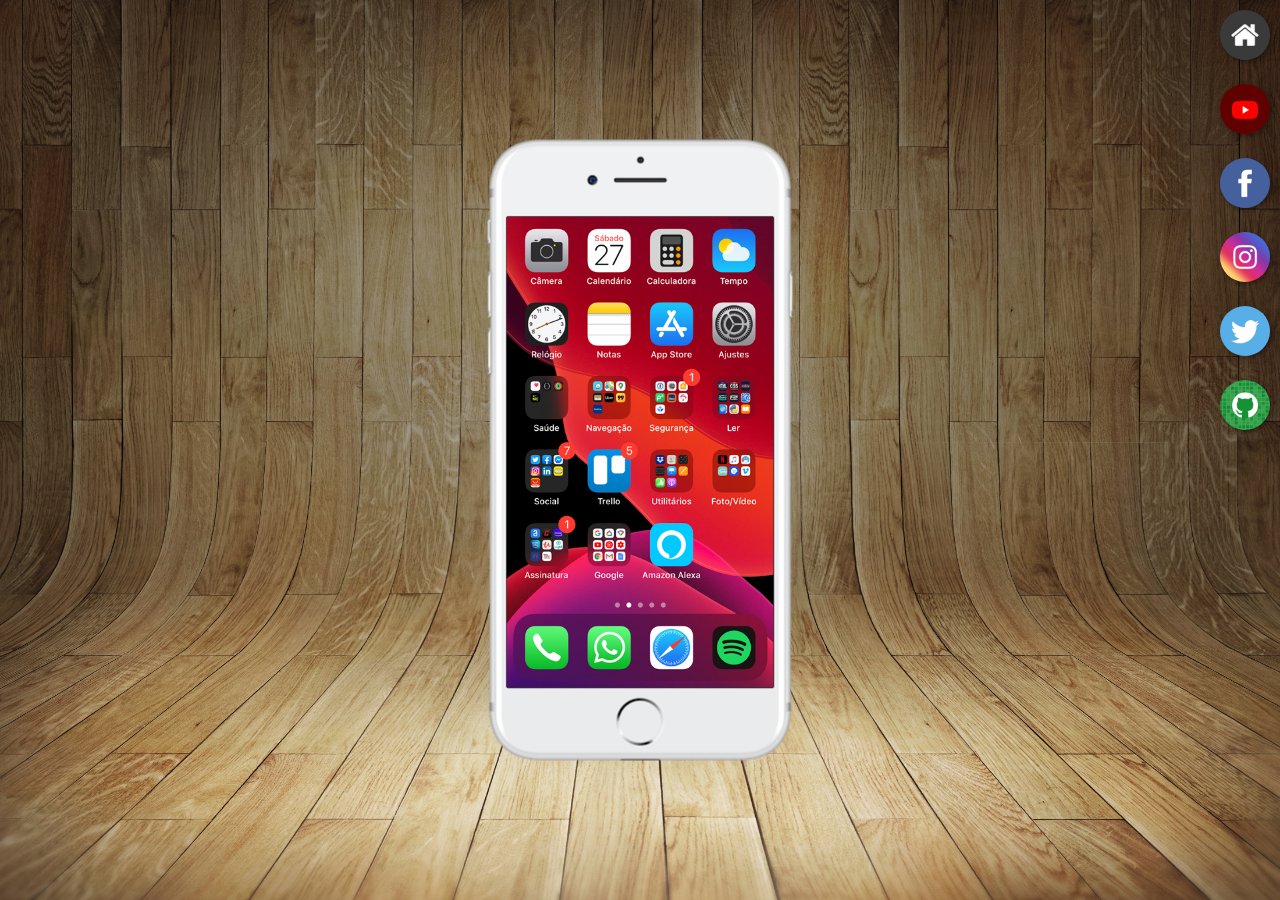
<file: index.html>
<!DOCTYPE html>
<html lang="pt-br">
<head>
    <meta charset="UTF-8">
    <meta name="viewport" content="width=device-width, initial-scale=1.0">
    <title>Projeto Redes Sociais</title>
    <link rel="shortcut icon" href="favicon.ico" type="image/x-icon">
    <link rel="stylesheet" href="estilos/style.css">
</head>
<body>
    <main>
        <section id="telefone">
            <iframe src="home.html" frameborder="0" name="tela" id="tela"></iframe>
        </section>
        <section id="redesSociais">
            <a href="home.html" target="tela"><img src="imagens/logo-home.jpg" alt="Home"></a><br>
            <a href="youtube.html" target="tela"><img src="imagens/logo-youtube.jpg" alt="Youtube"></a><br>
            <a href="facebook.html" target="tela"><img src="imagens/logo-facebook.jpg" alt="FaceBook"></a><br>
            <a href="instagram.html" target="tela"><img src="imagens/logo-instagram.jpg" alt="Instagram"></a><br>
            <a href="twitter.html" target="tela"><img src="imagens/logo-twitter.jpg" alt="Twitter"></a><br>
            <a href="github.html" target="tela"><img src="imagens/logo-github.jpg" alt="Github"></a>
        </section>
    </main>
</body>
</html>
</file>
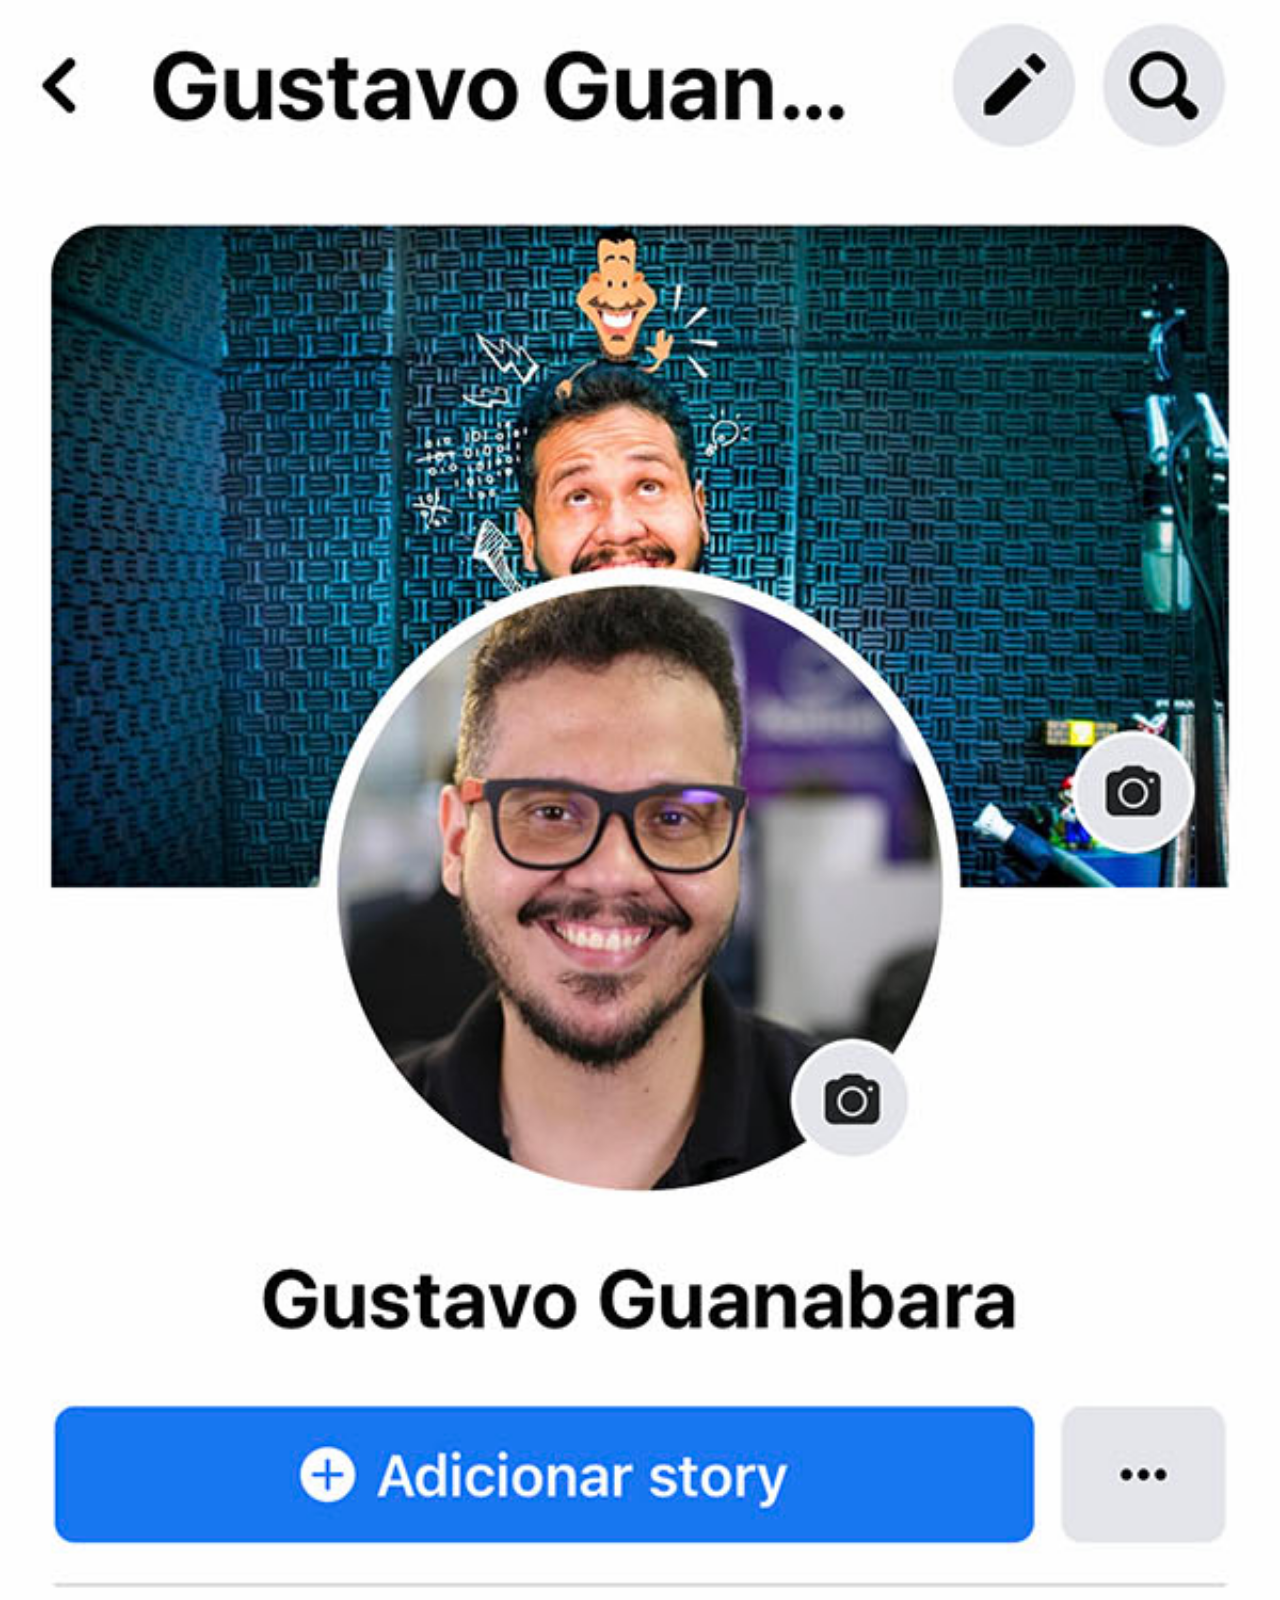
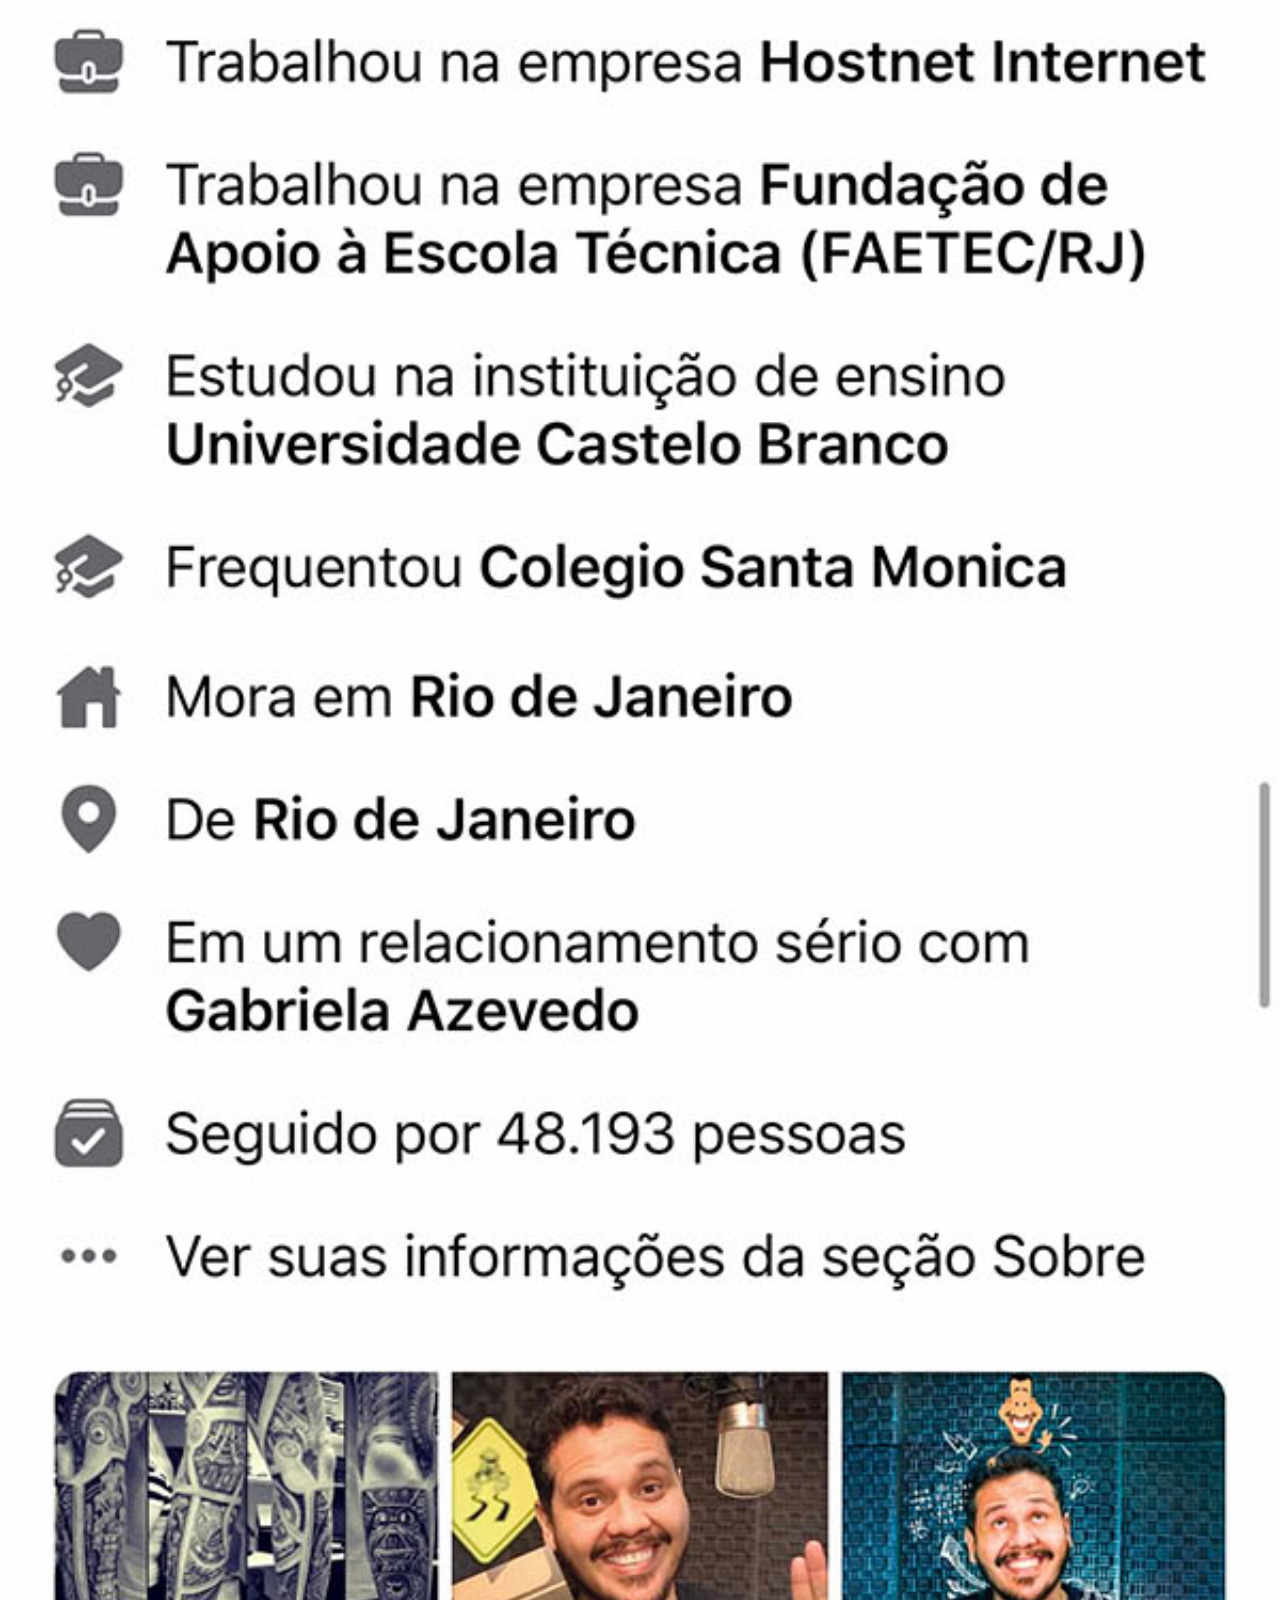
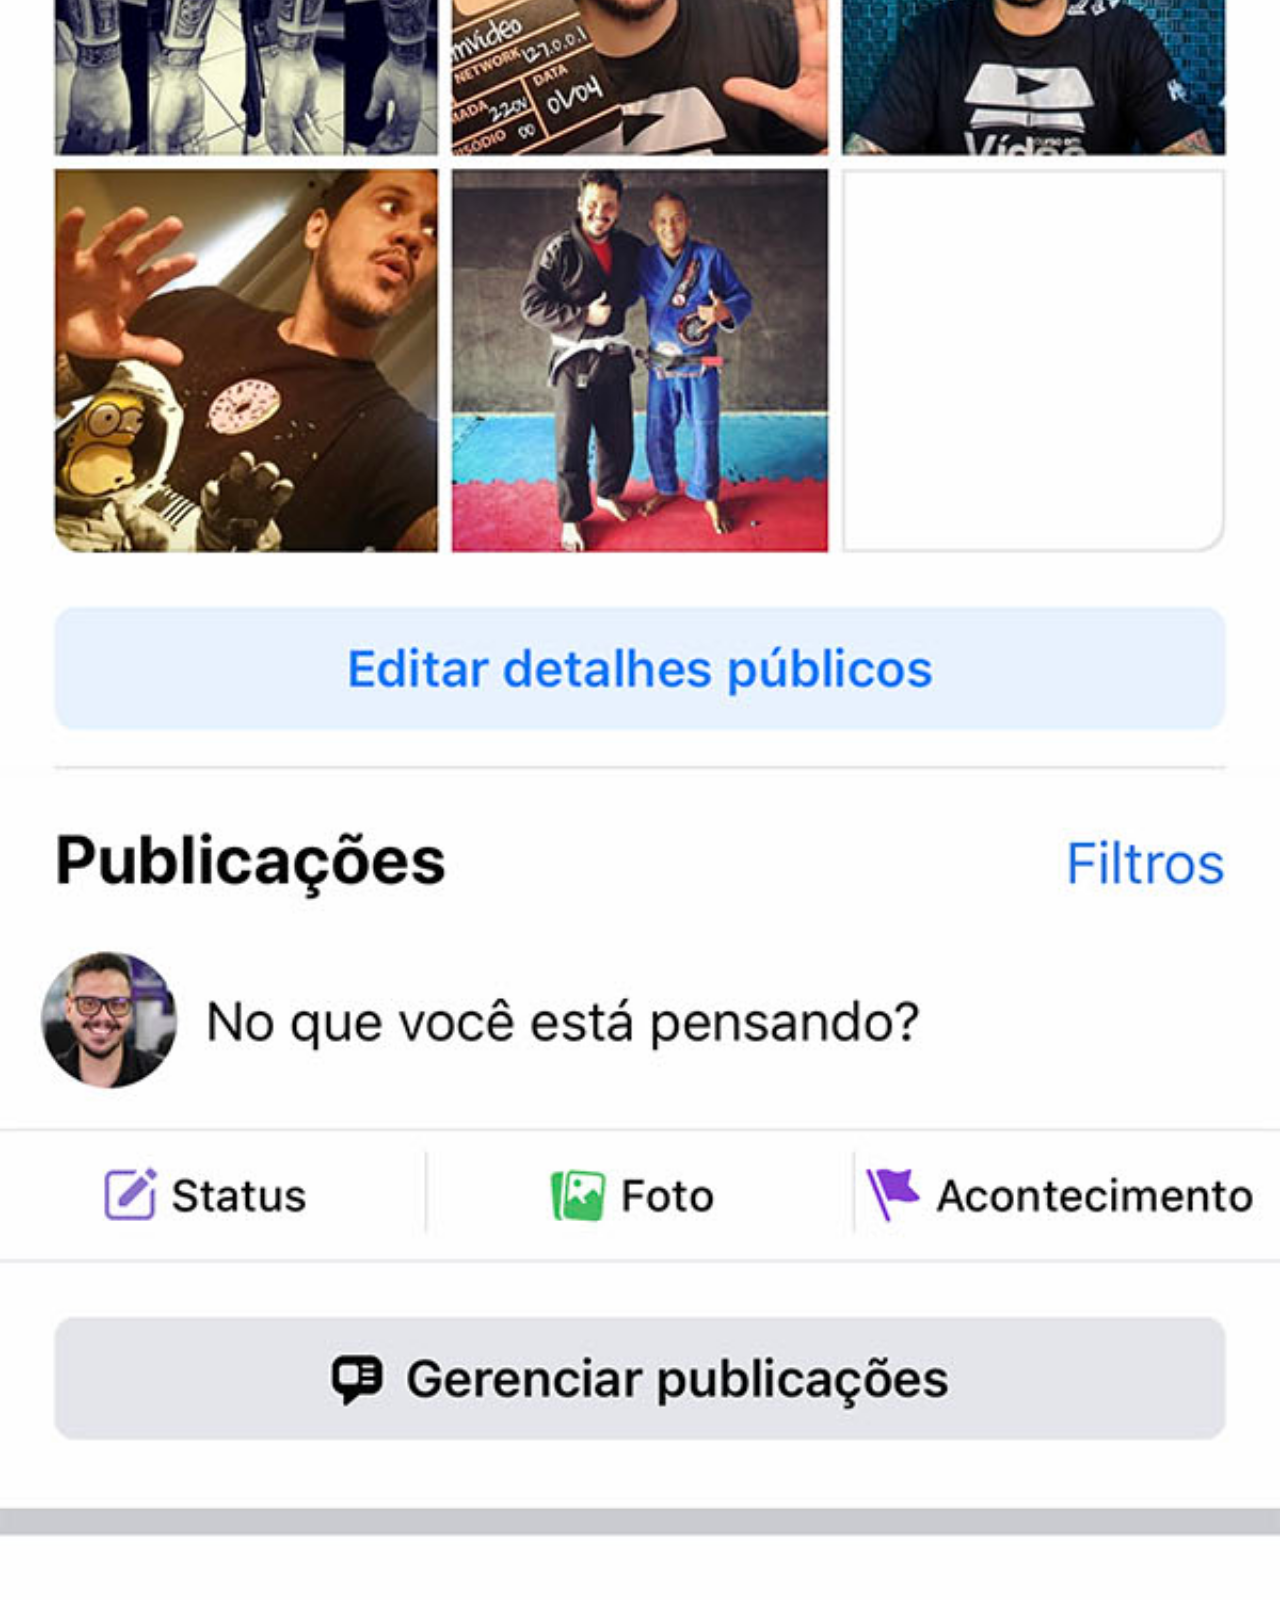
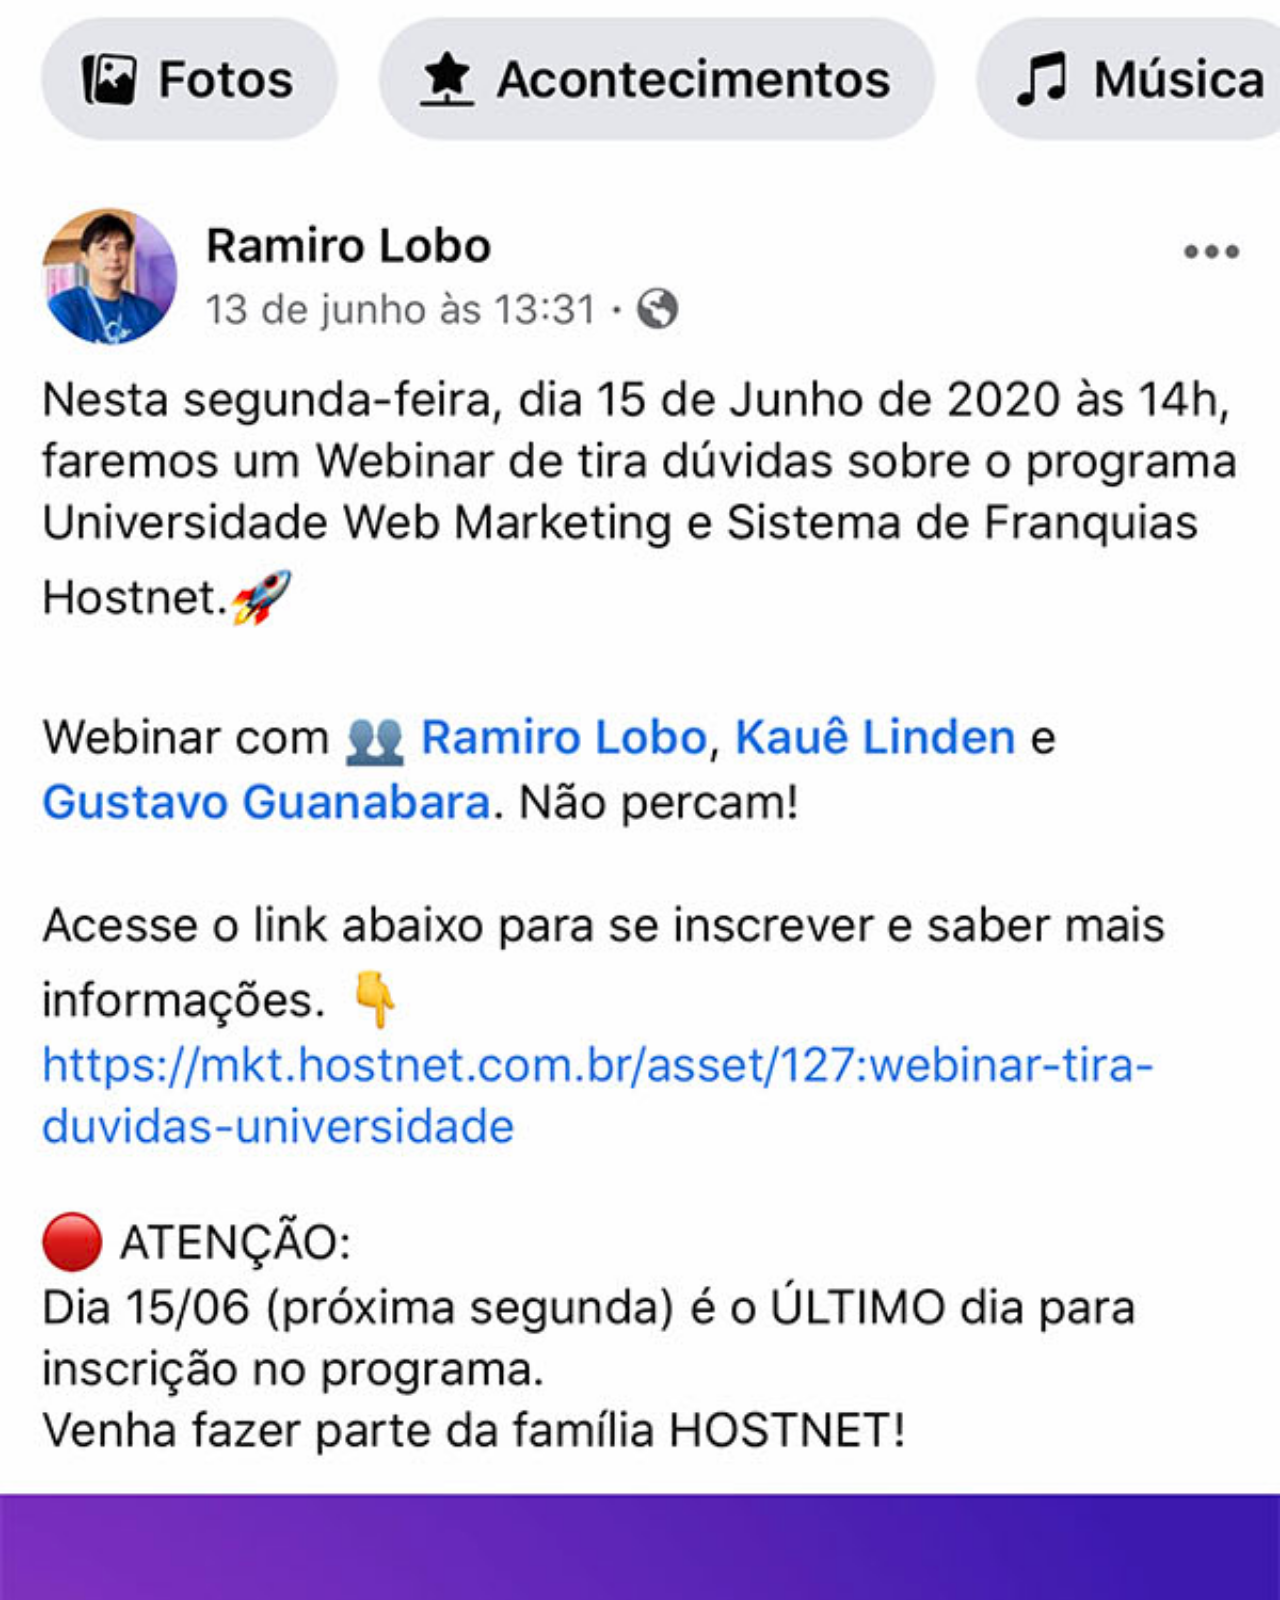
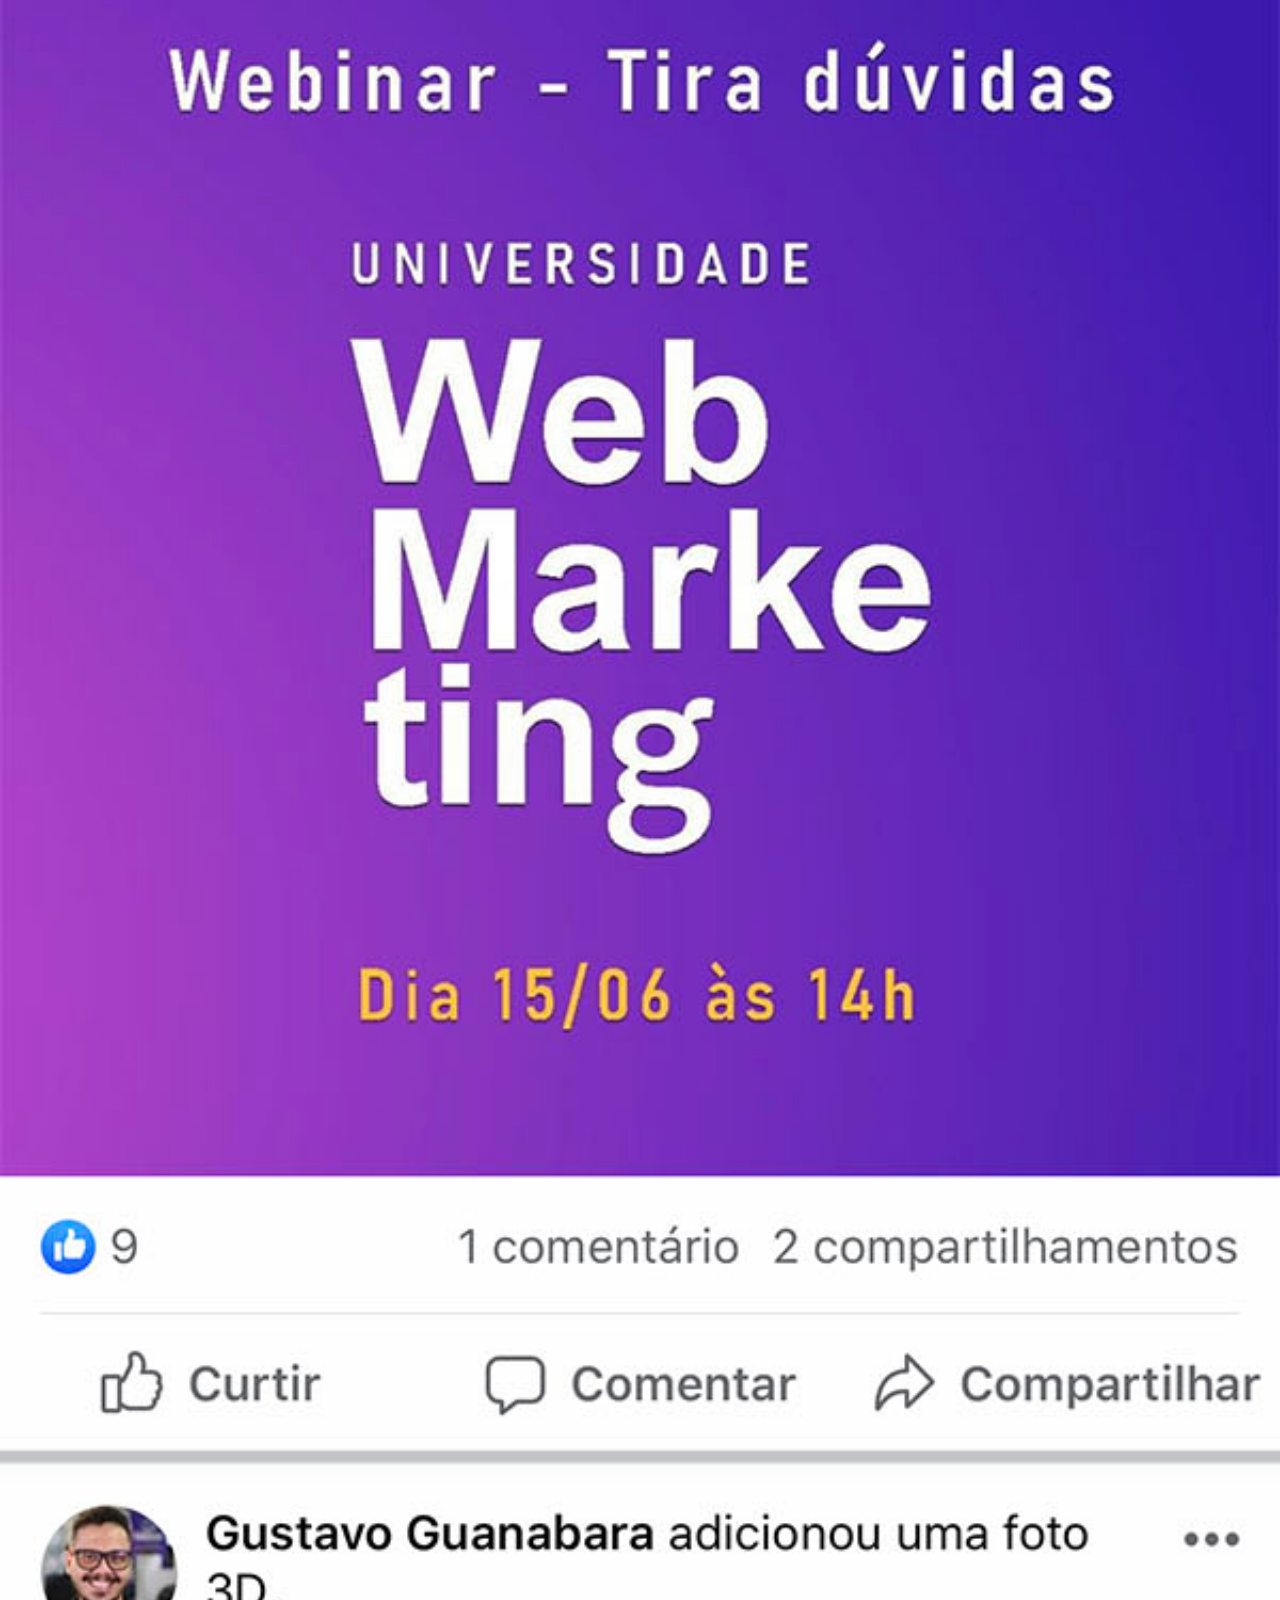
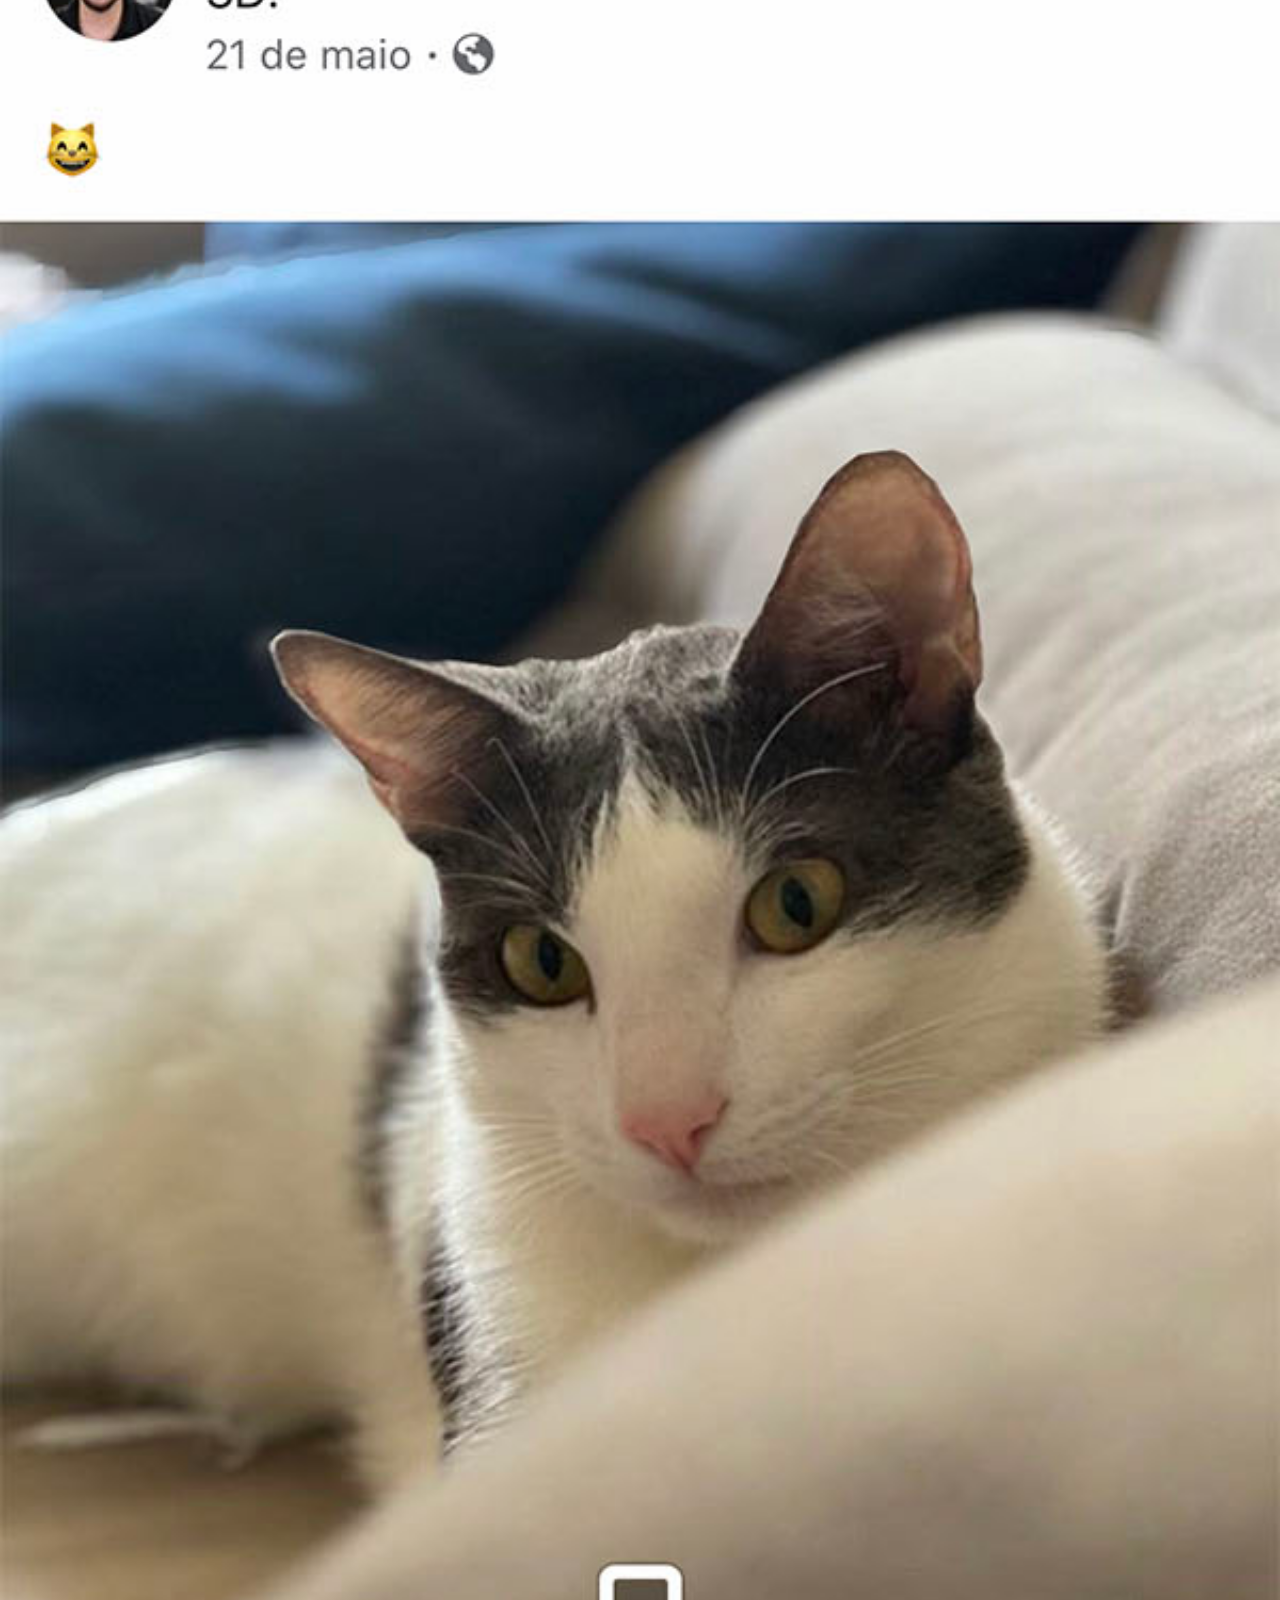
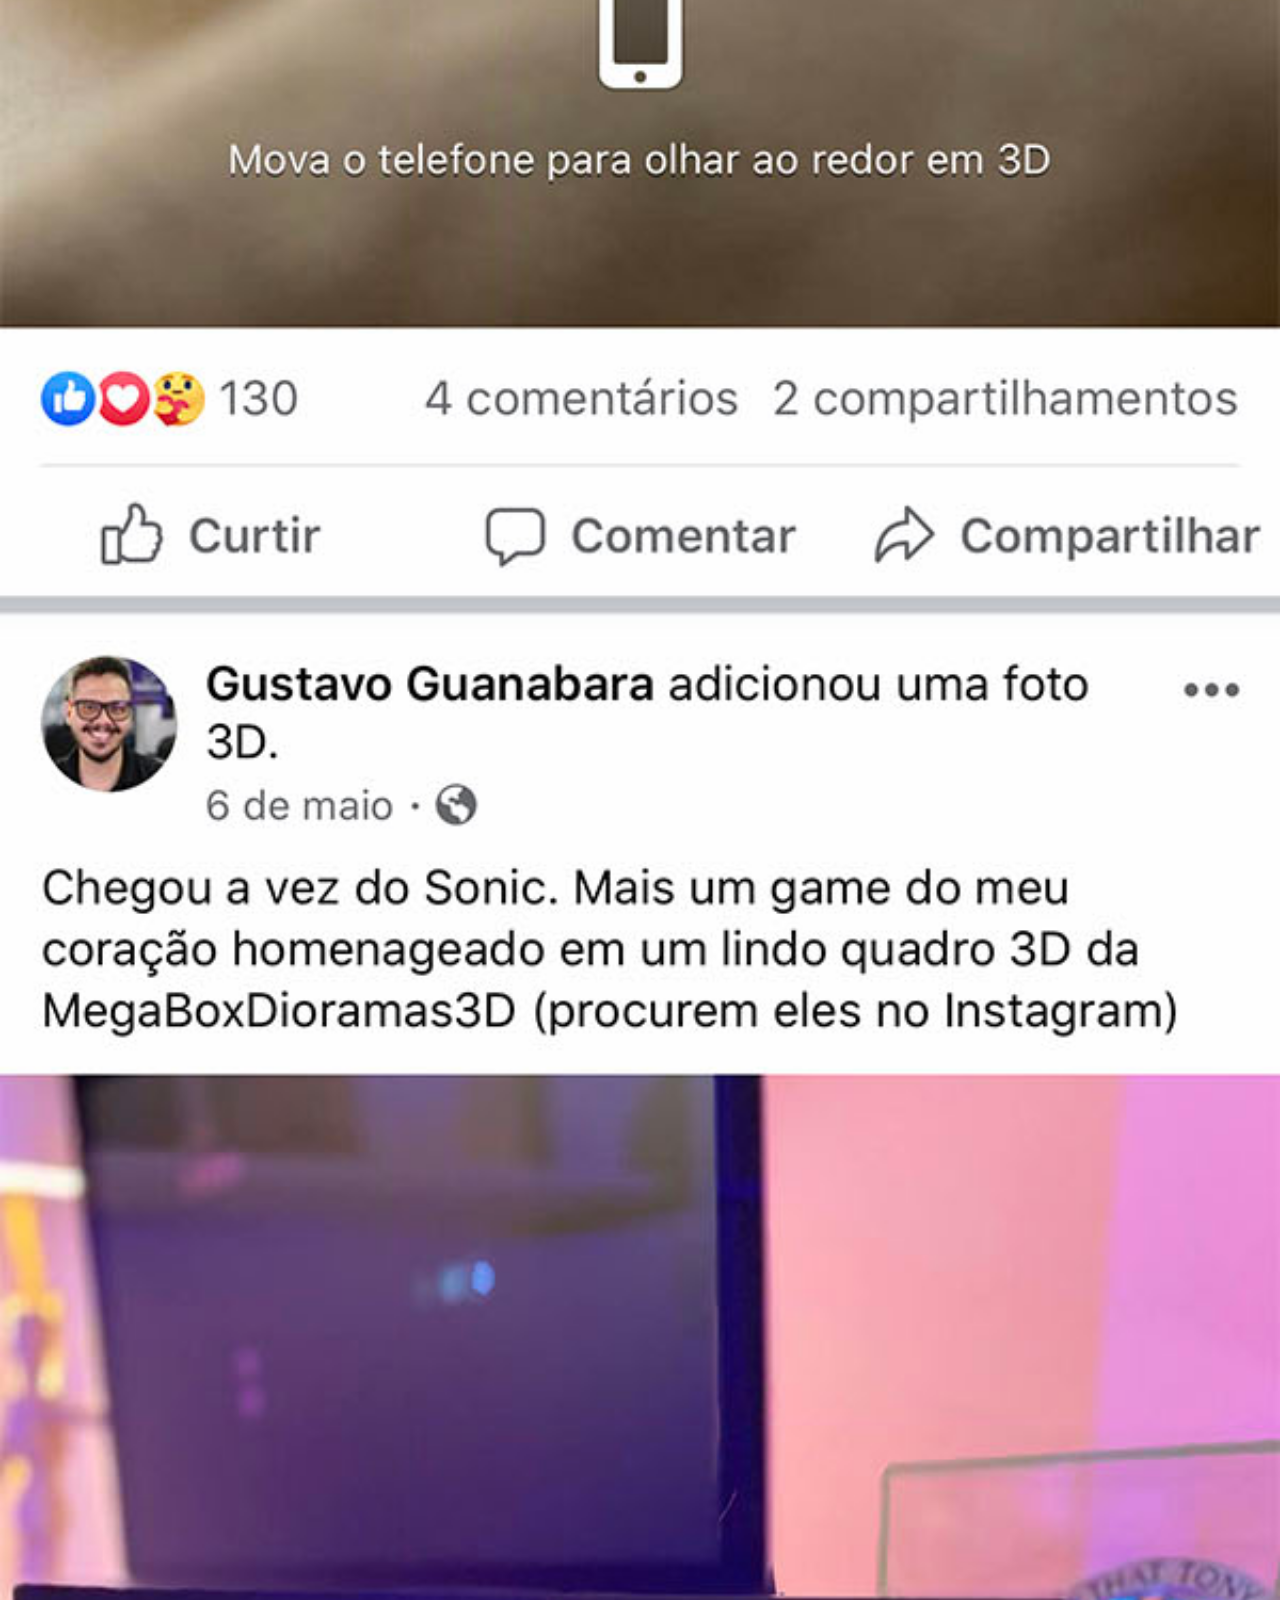
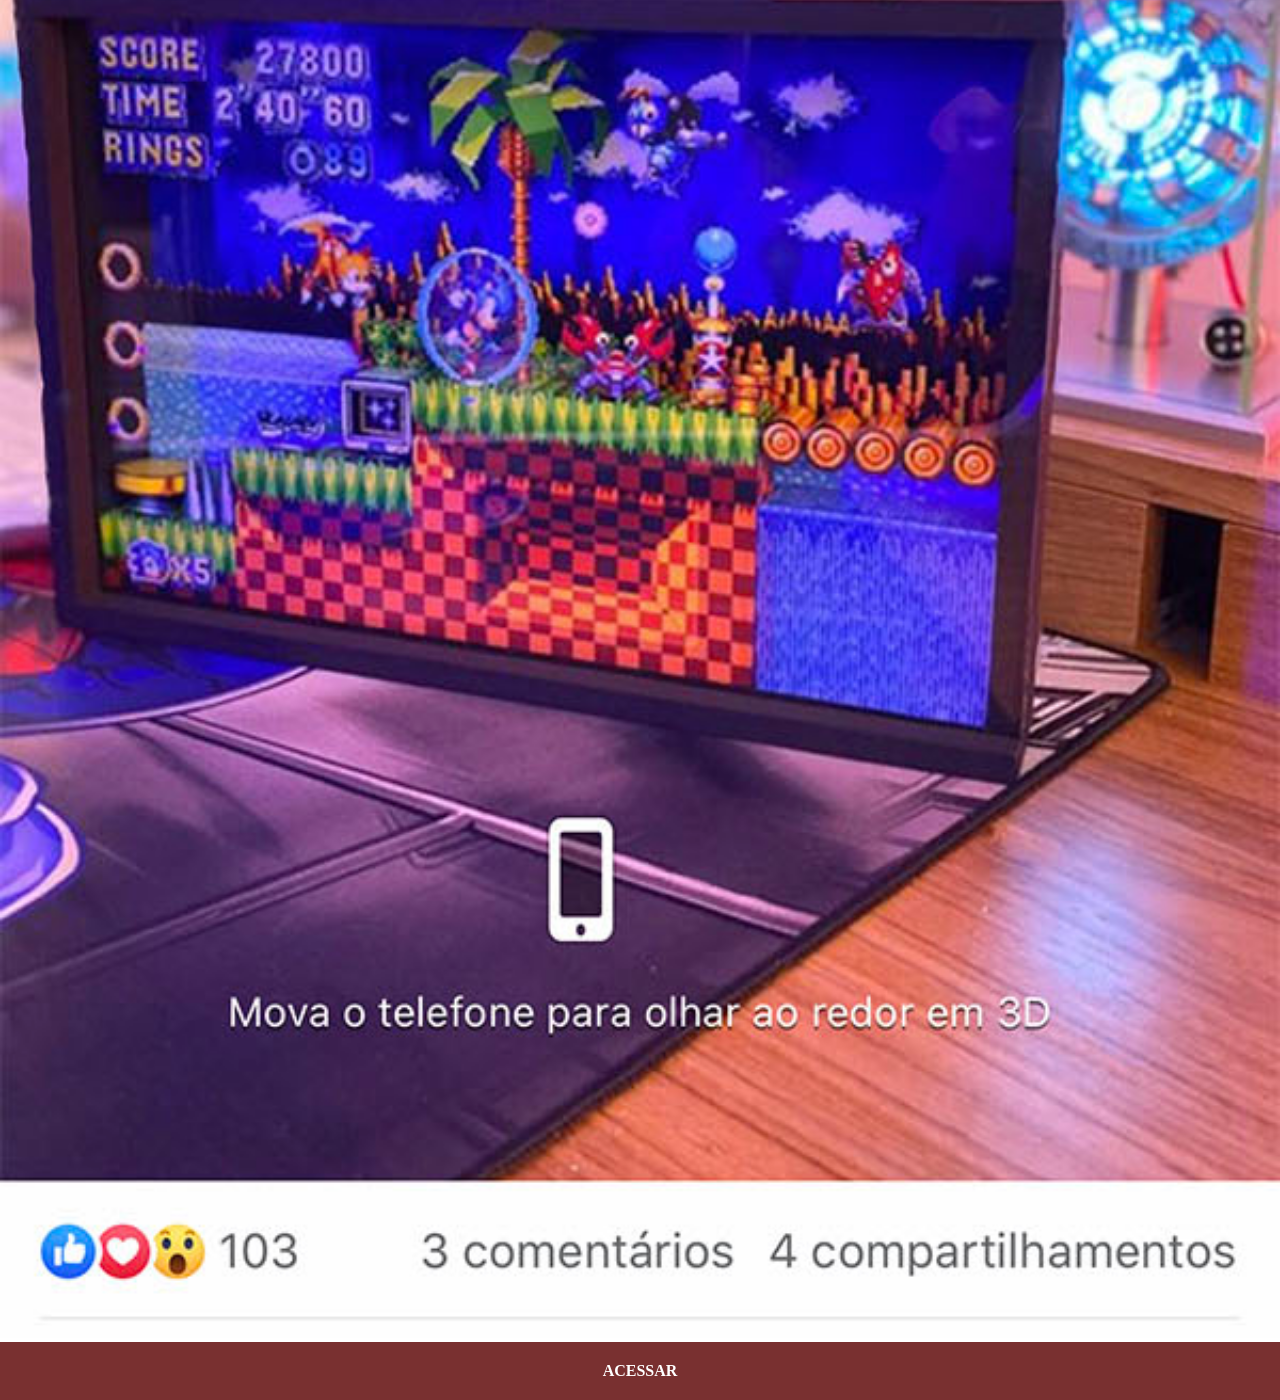
<file: facebook.html>
<!DOCTYPE html>
<html lang="pt-br">
<head>
    <meta charset="UTF-8">
    <meta name="viewport" content="width=device-width, initial-scale=1.0">
    <title>FaceBook</title>
    <link rel="stylesheet" href="estilos/social.css">
</head>
<body>
    <img src="imagens/tela-facebook.jpg" alt="">
    <a href="https://www.facebook.com/CursosEmVideo/?locale=pt_BR" target="_blank">ACESSAR</a>
</body>
</html>
</file>
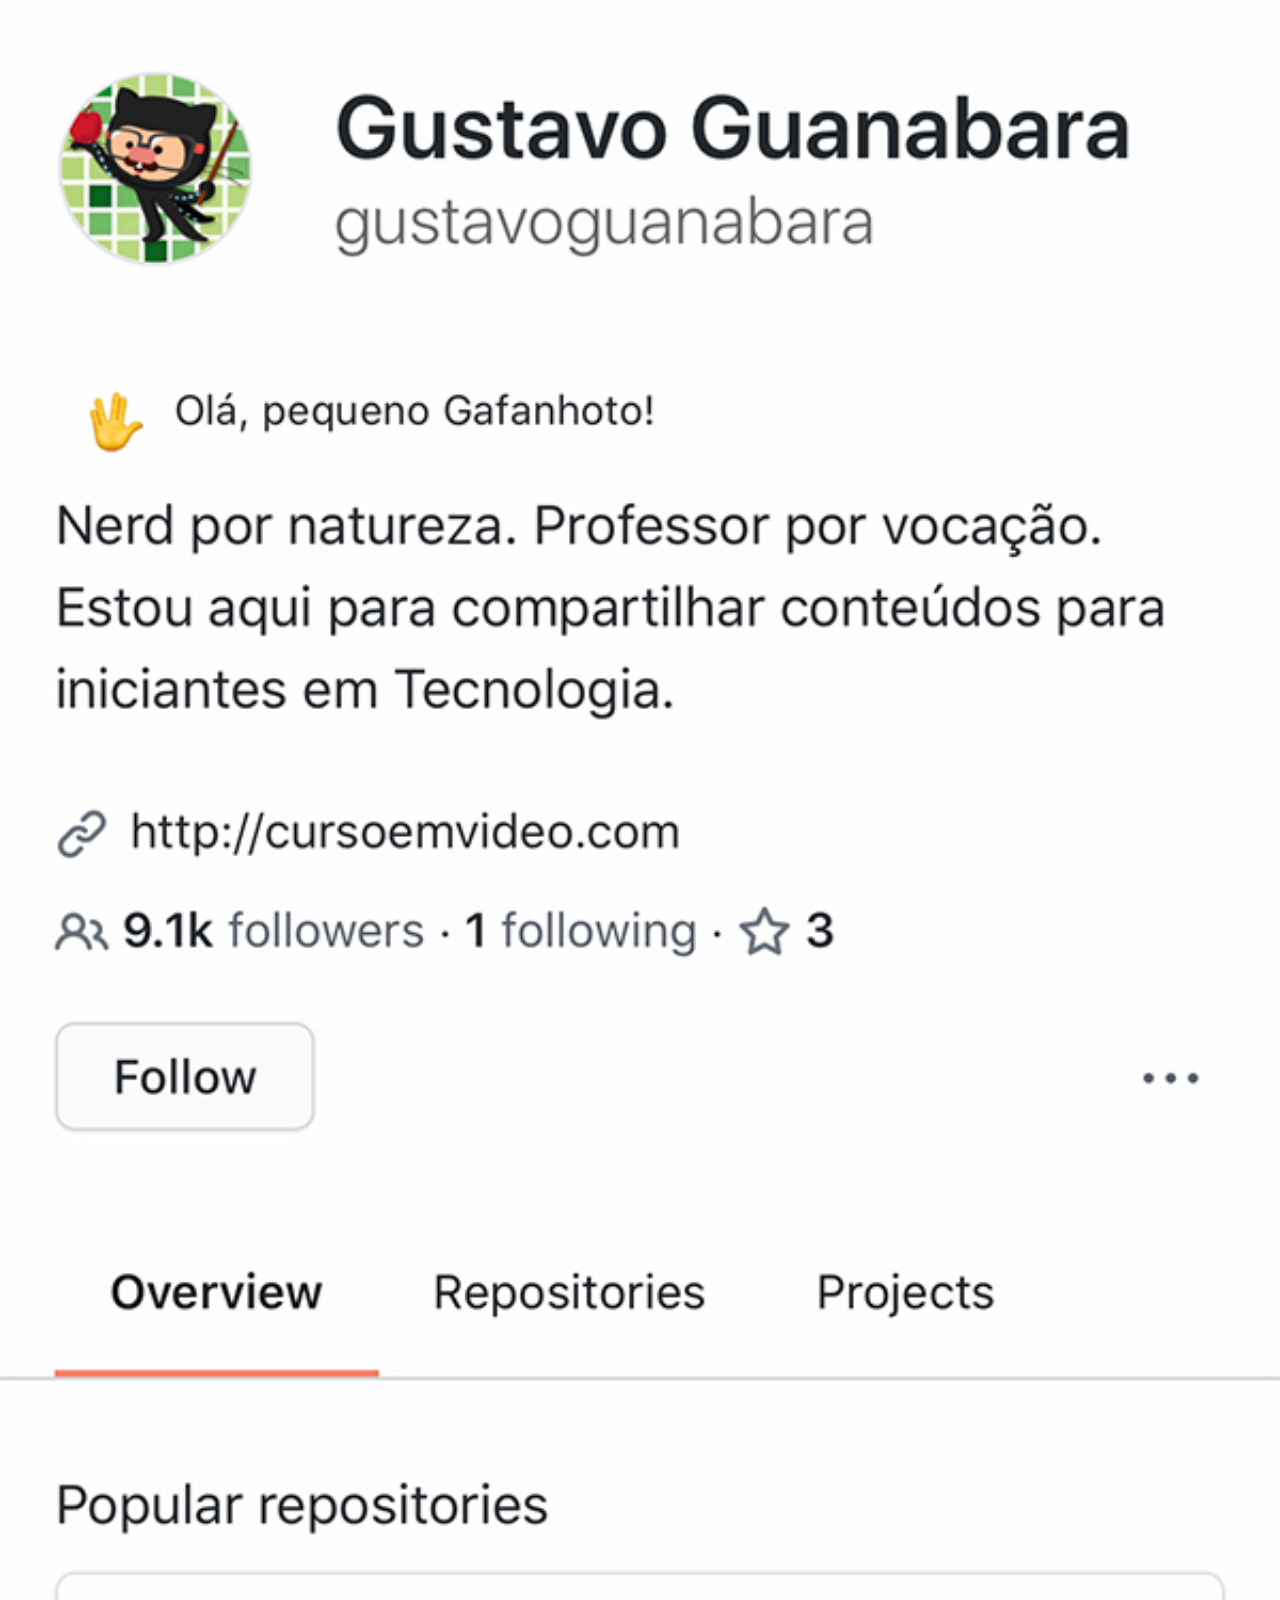
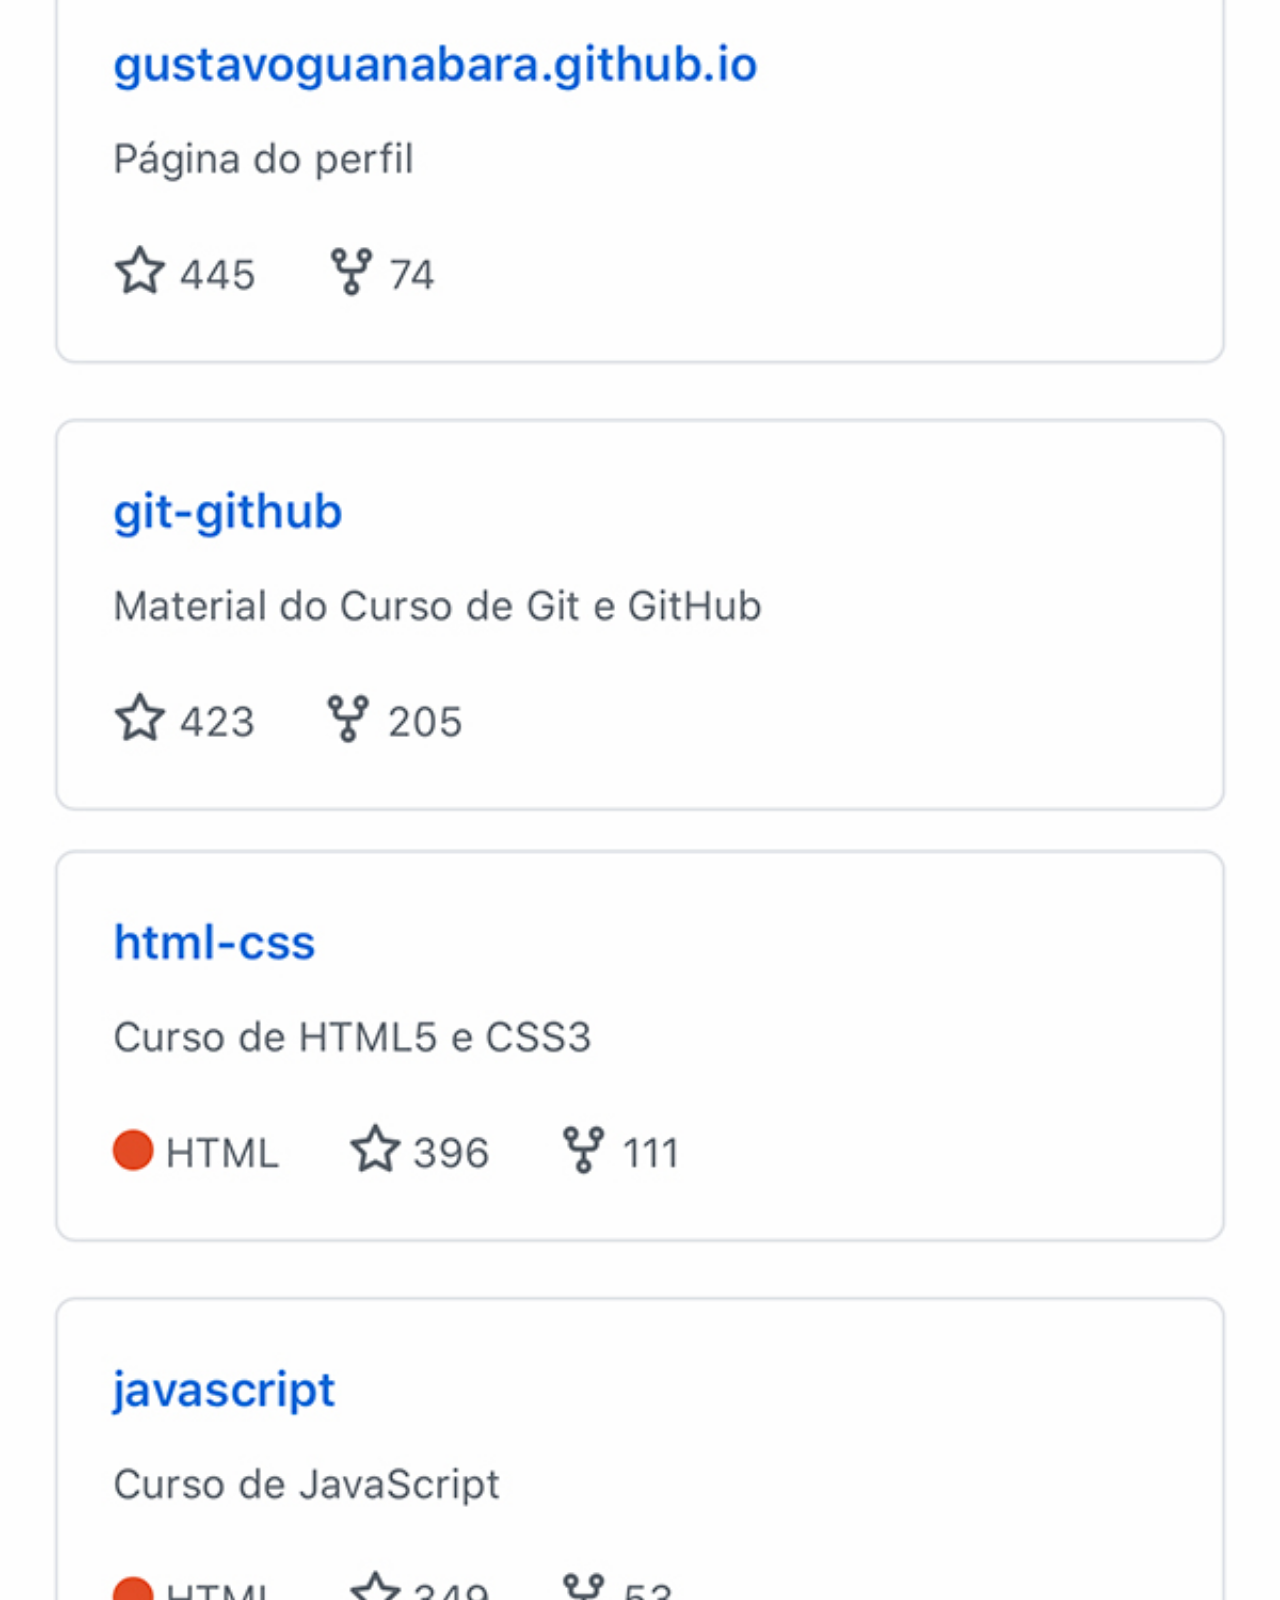
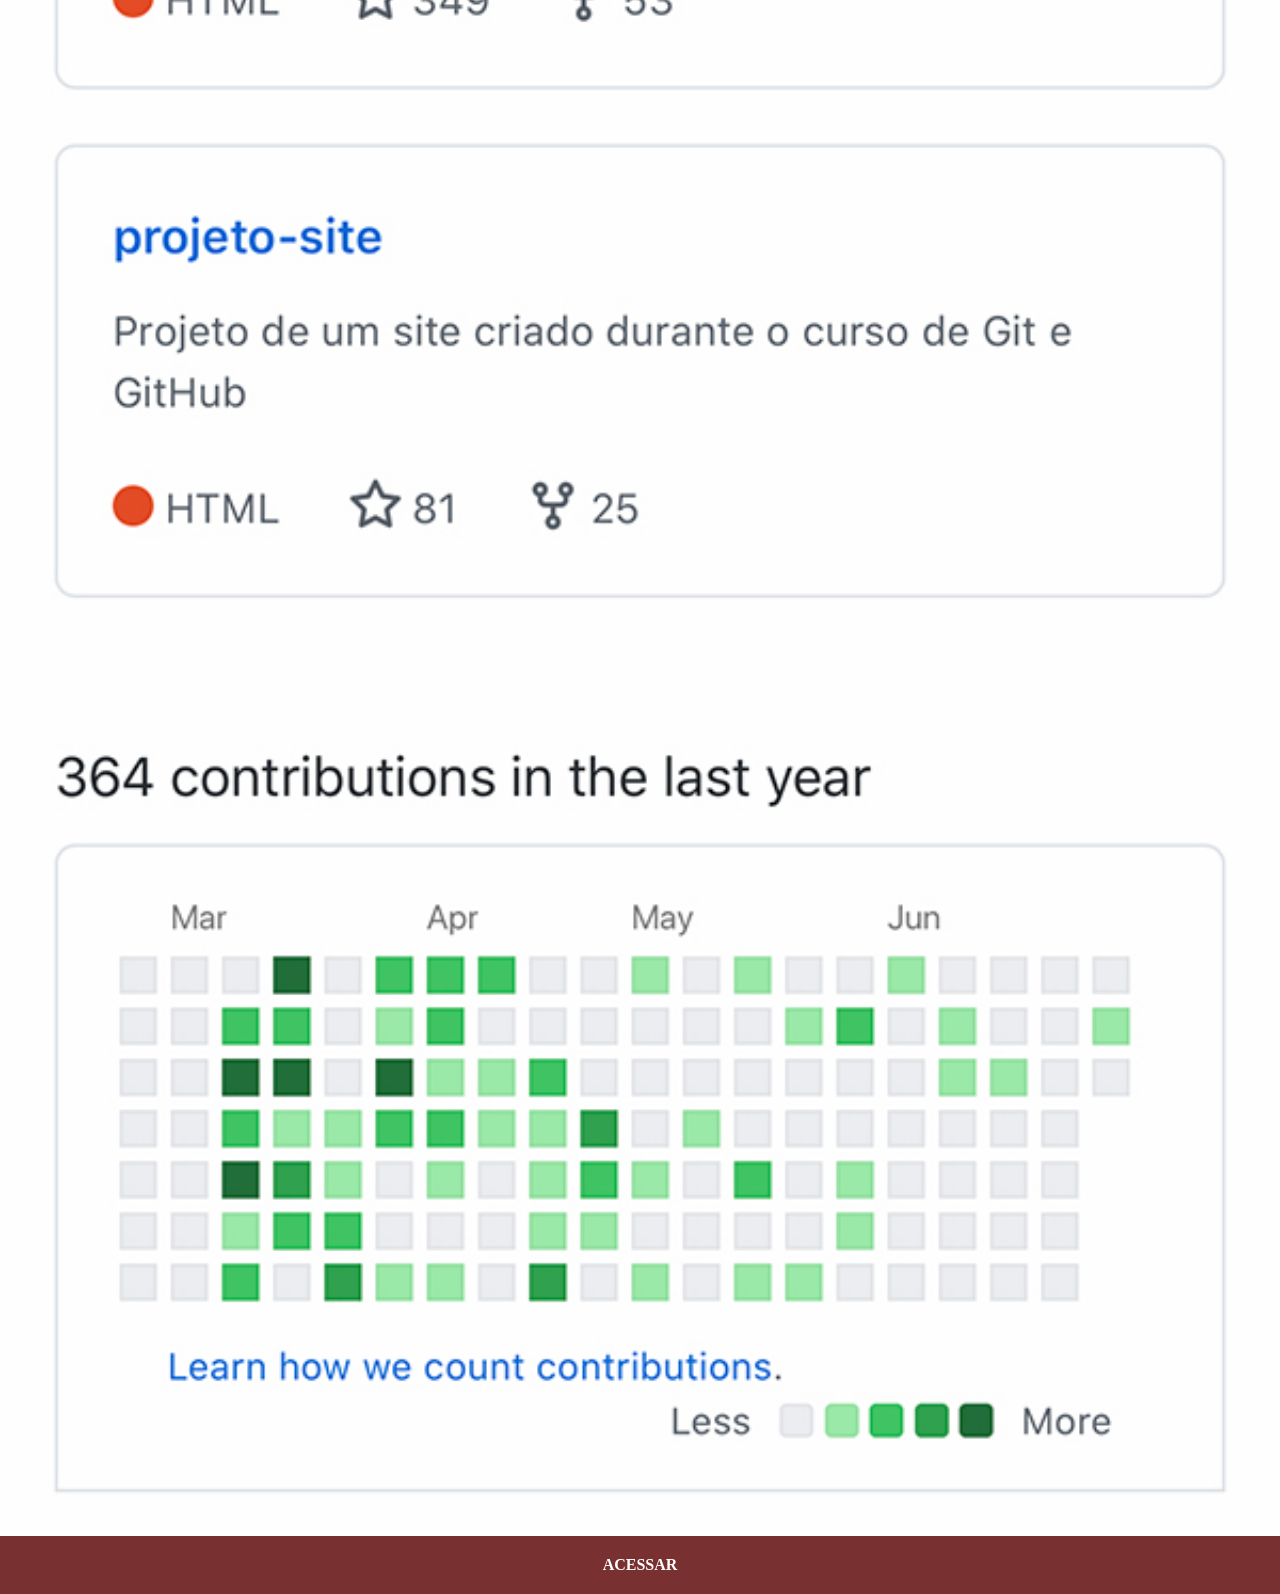
<file: github.html>
<!DOCTYPE html>
<html lang="pt-br">
<head>
    <meta charset="UTF-8">
    <meta name="viewport" content="width=device-width, initial-scale=1.0">
    <title>Github</title>
    <link rel="stylesheet" href="estilos/social.css">
</head>
<body>
    <img src="imagens/tela-github.jpg" alt="">
    <a href="https://github.com/cursoemvideo" target="_blank">ACESSAR</a>
</body>
</html>
</file>
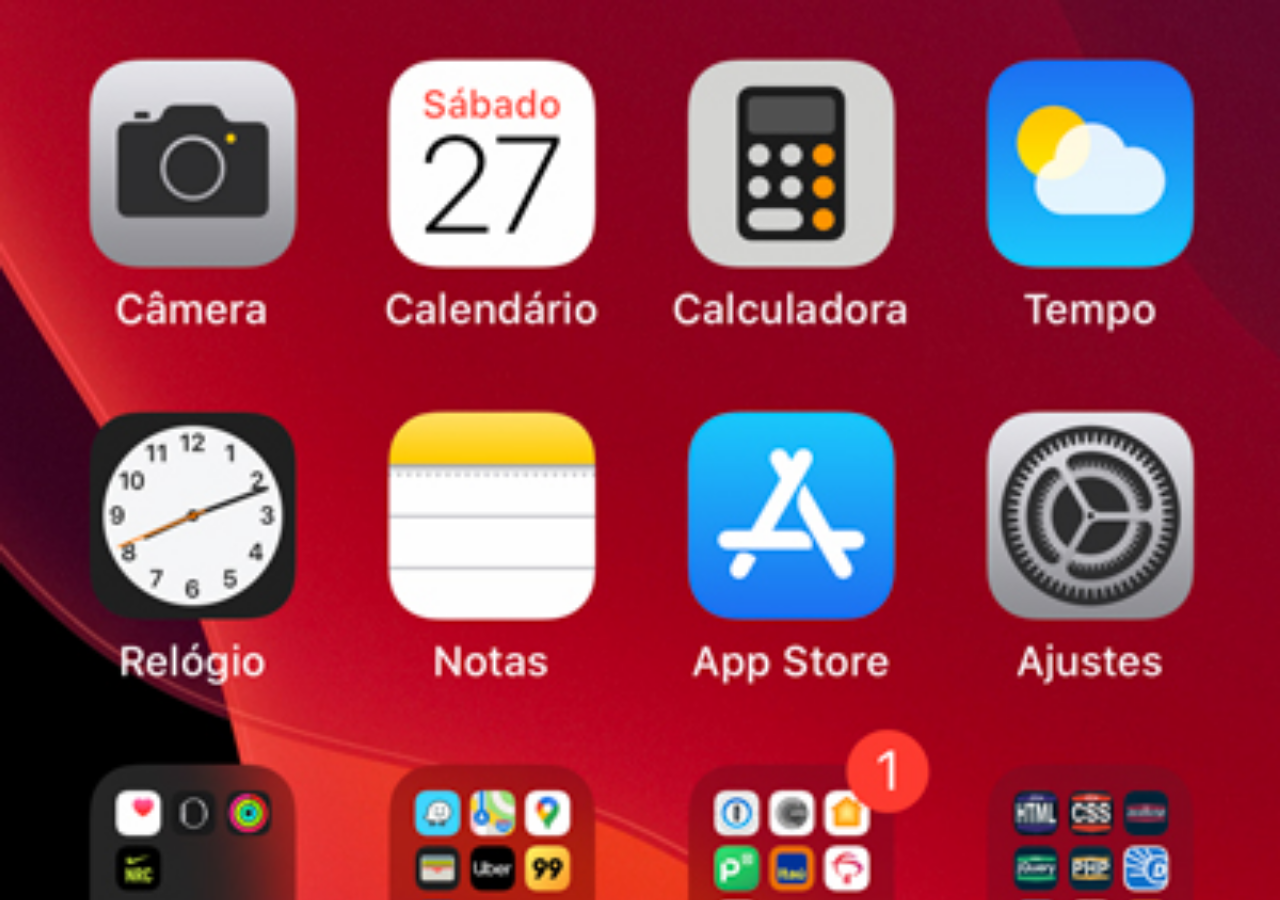
<file: home.html>
<!DOCTYPE html>
<html lang="pt-br">
<head>
    <meta charset="UTF-8">
    <meta name="viewport" content="width=device-width, initial-scale=1.0">
    <title>home</title>
    <style>
        *{
            padding: 0px;
            margin: 0px;
        }

        body{
            background: black url(imagens/tela-home.jpg) no-repeat top center ;
            background-size: cover;
        }
    </style>
</head>
<body>
    
</body>
</html>
</file>
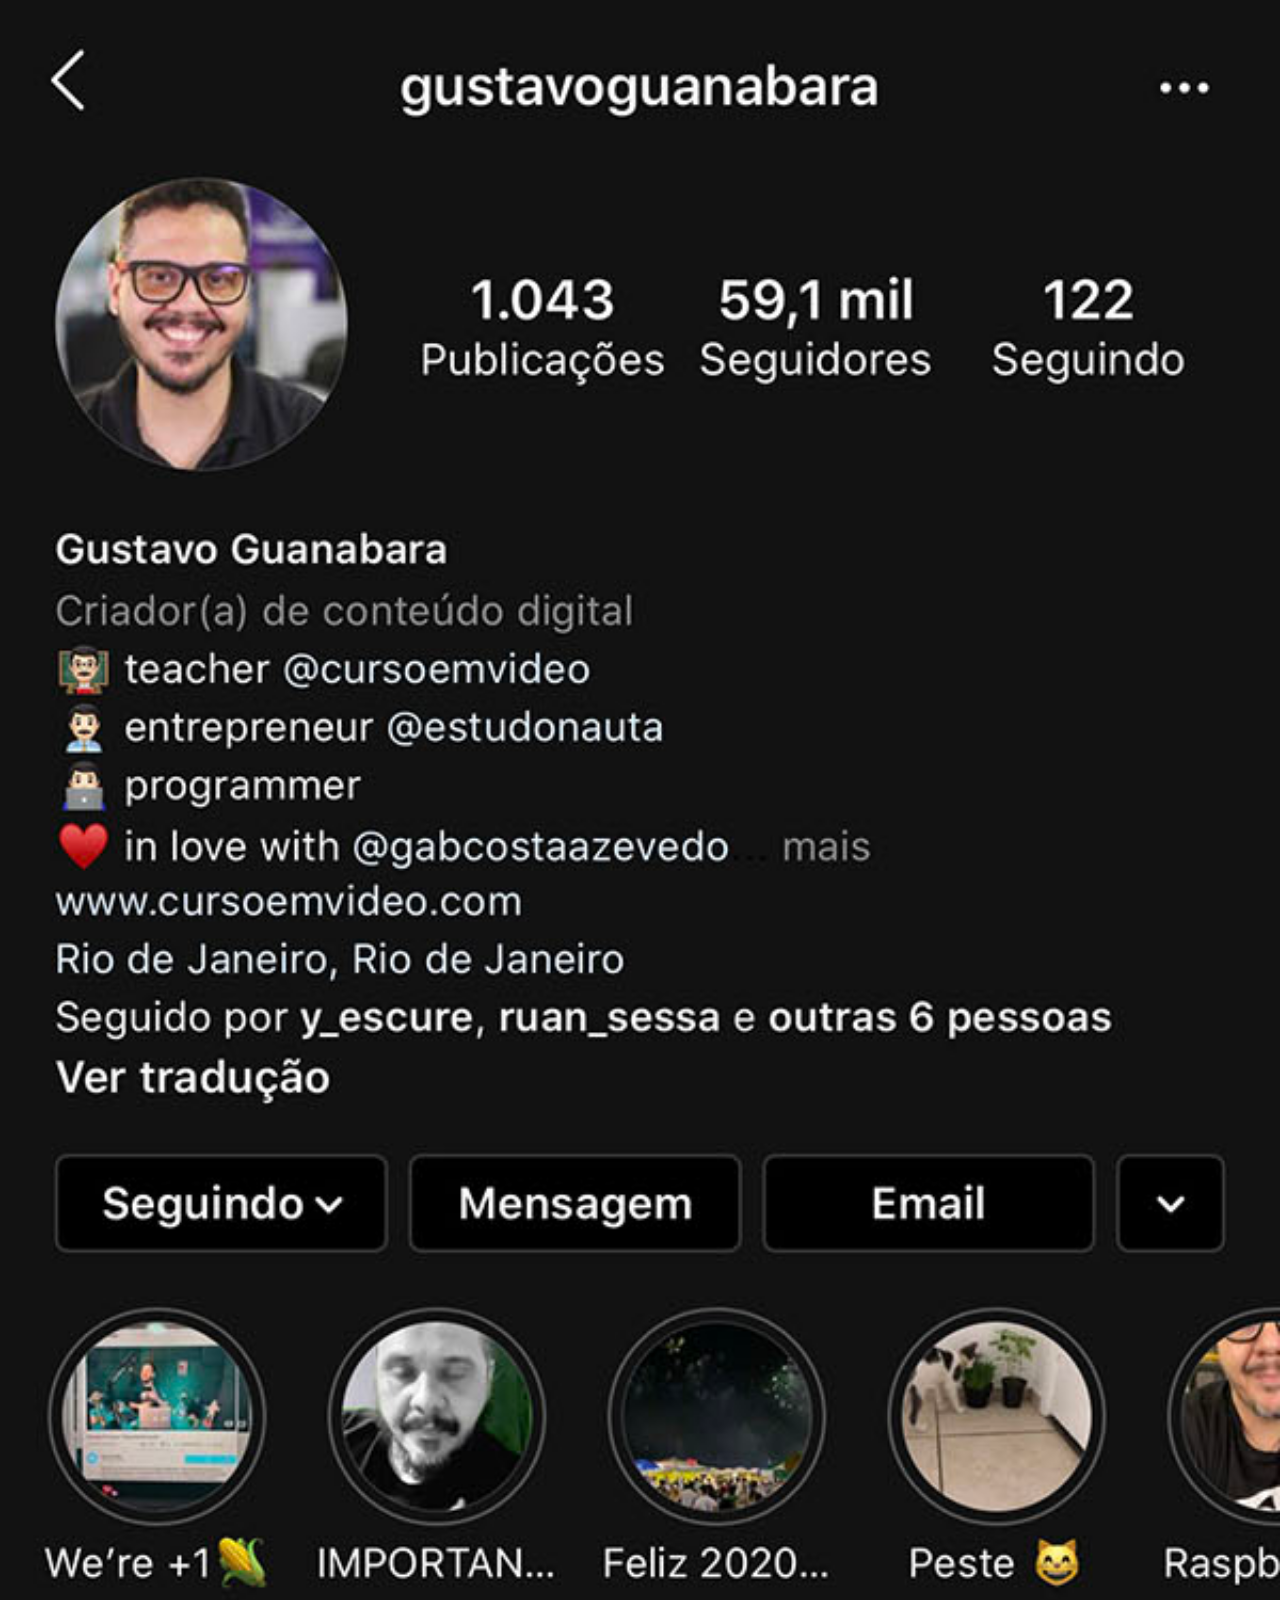
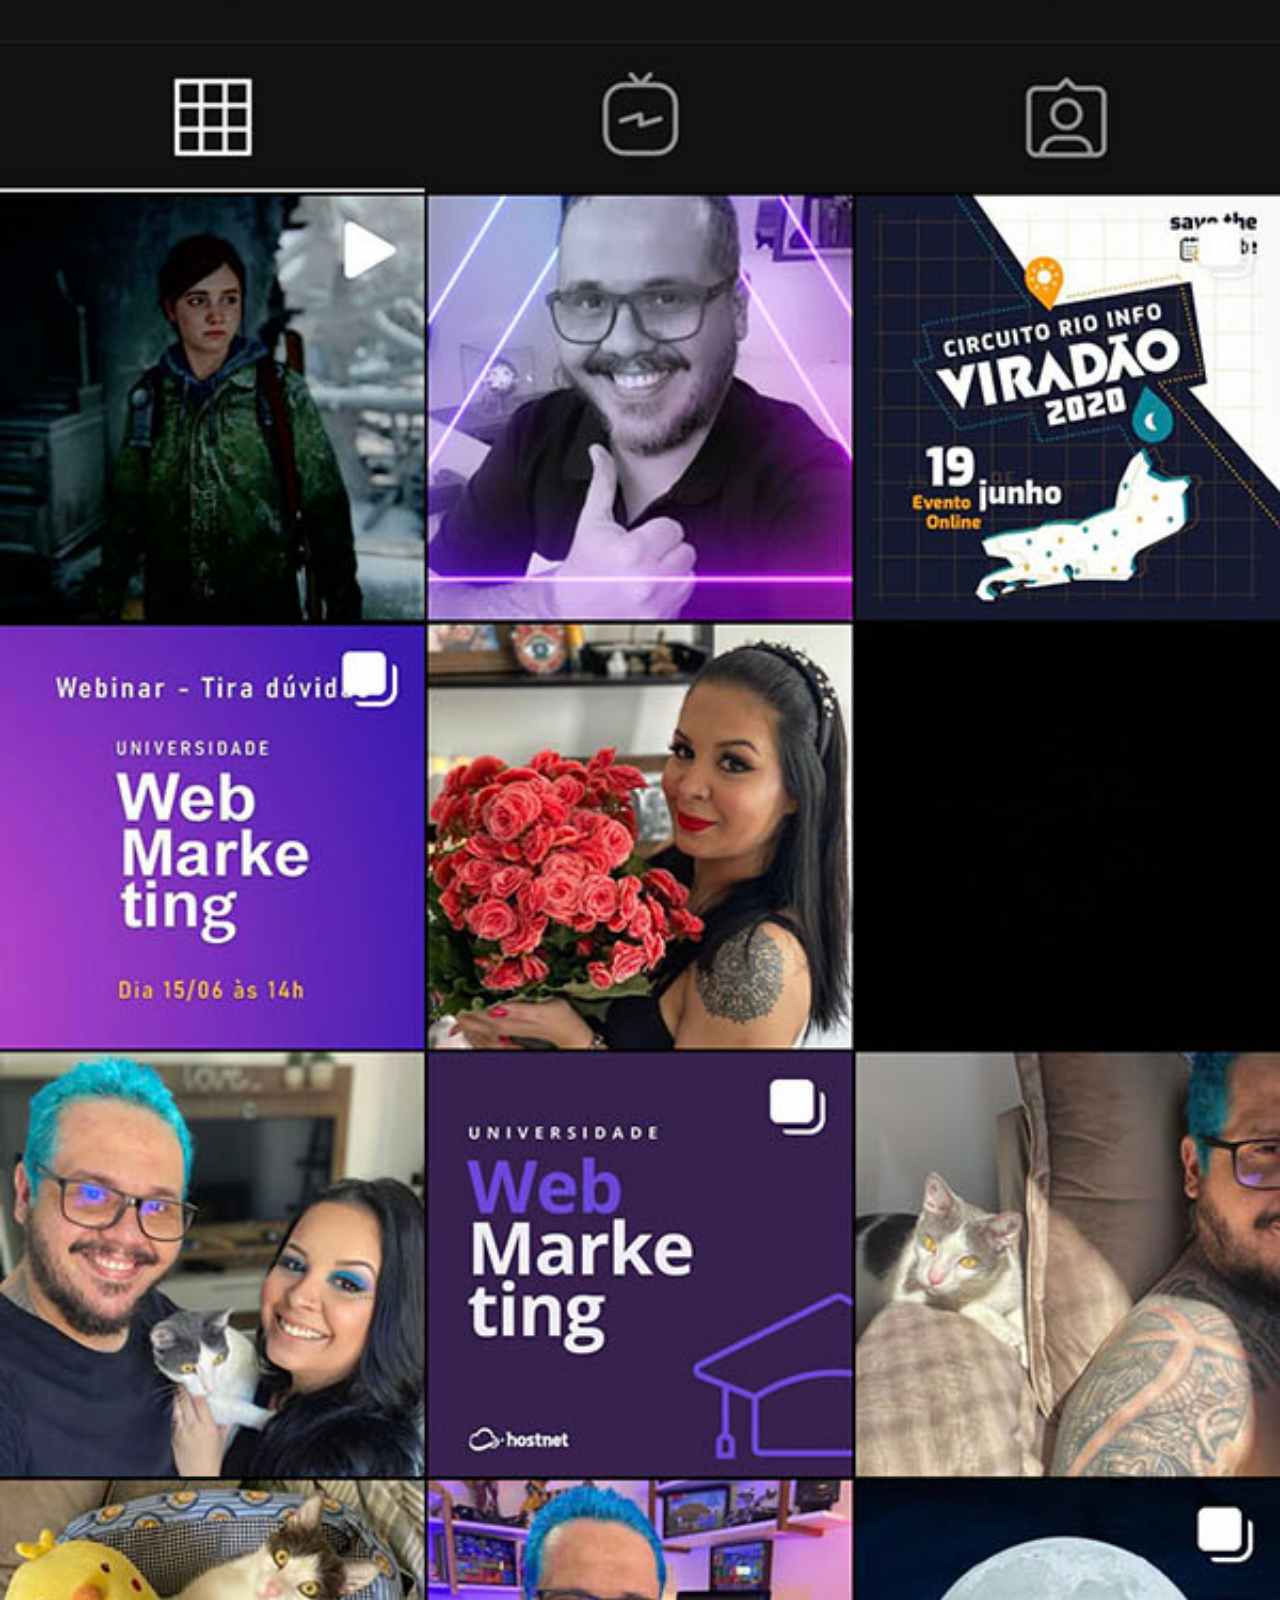
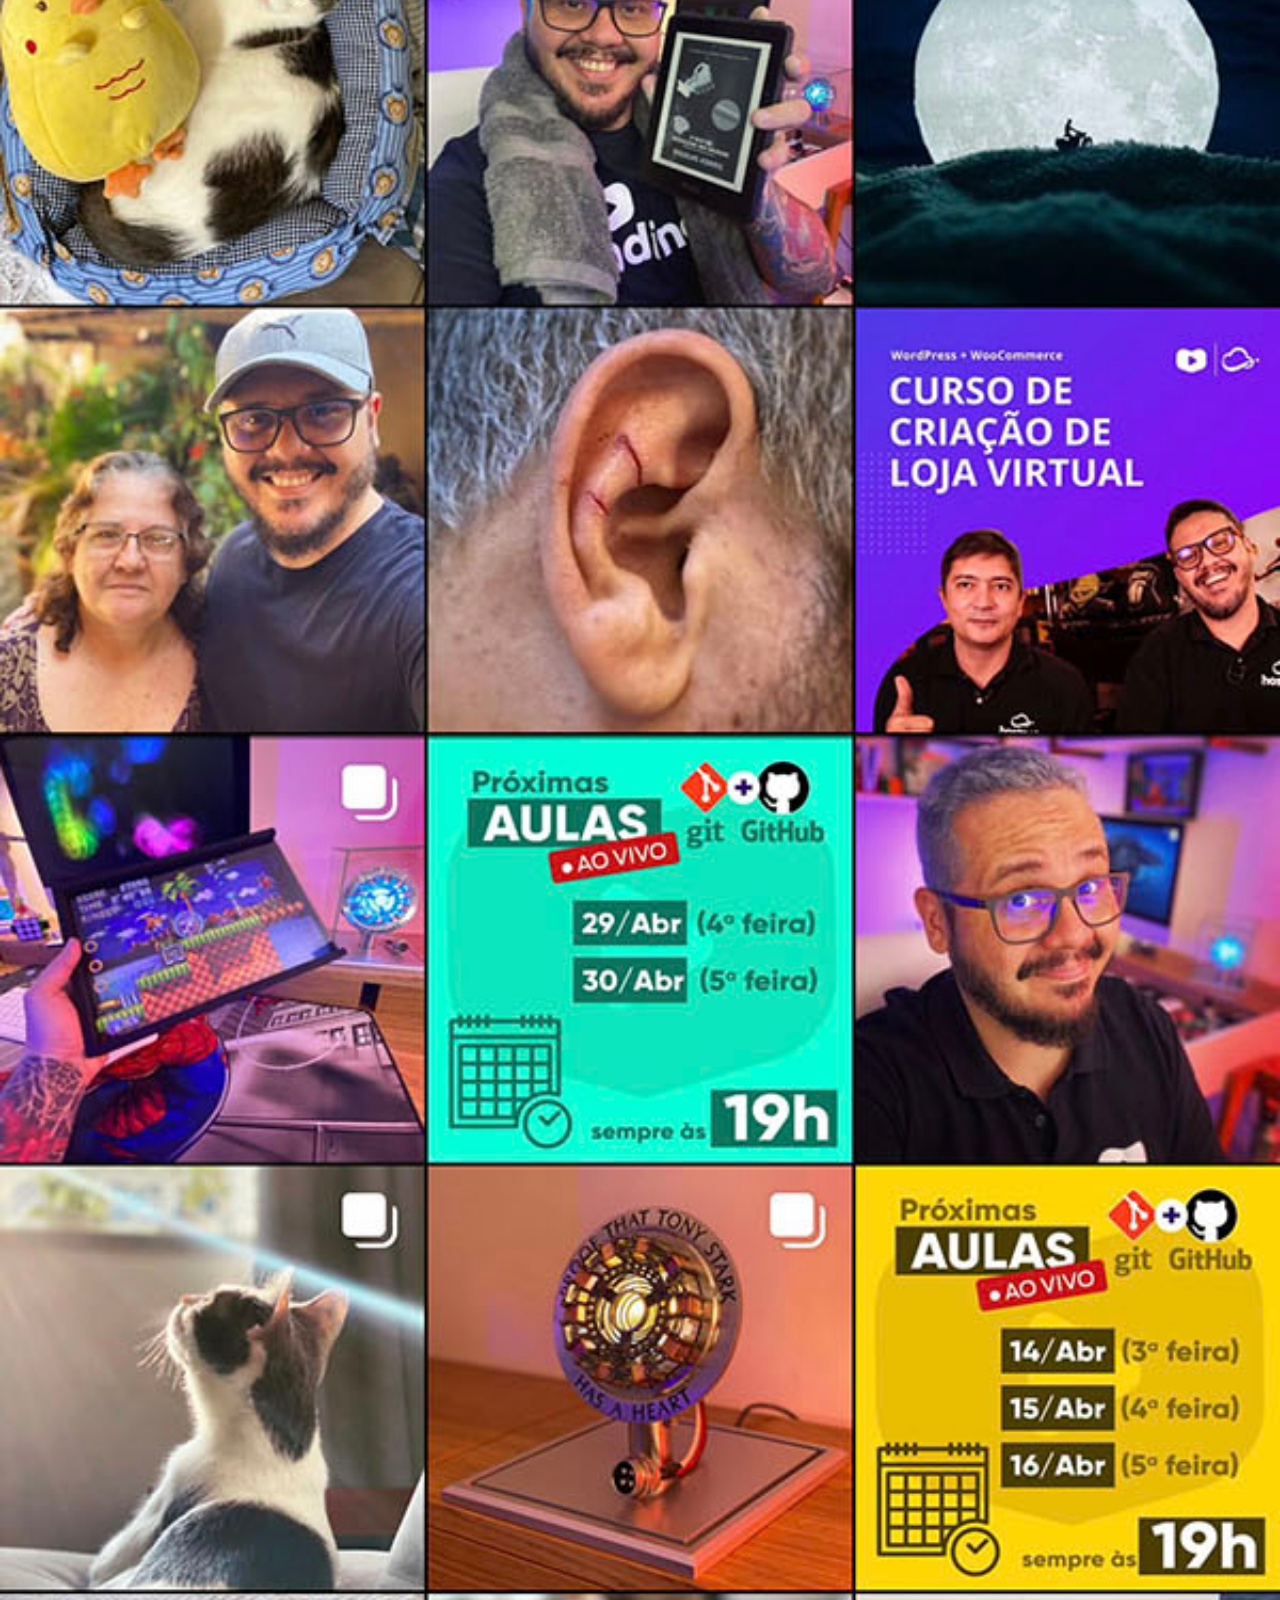
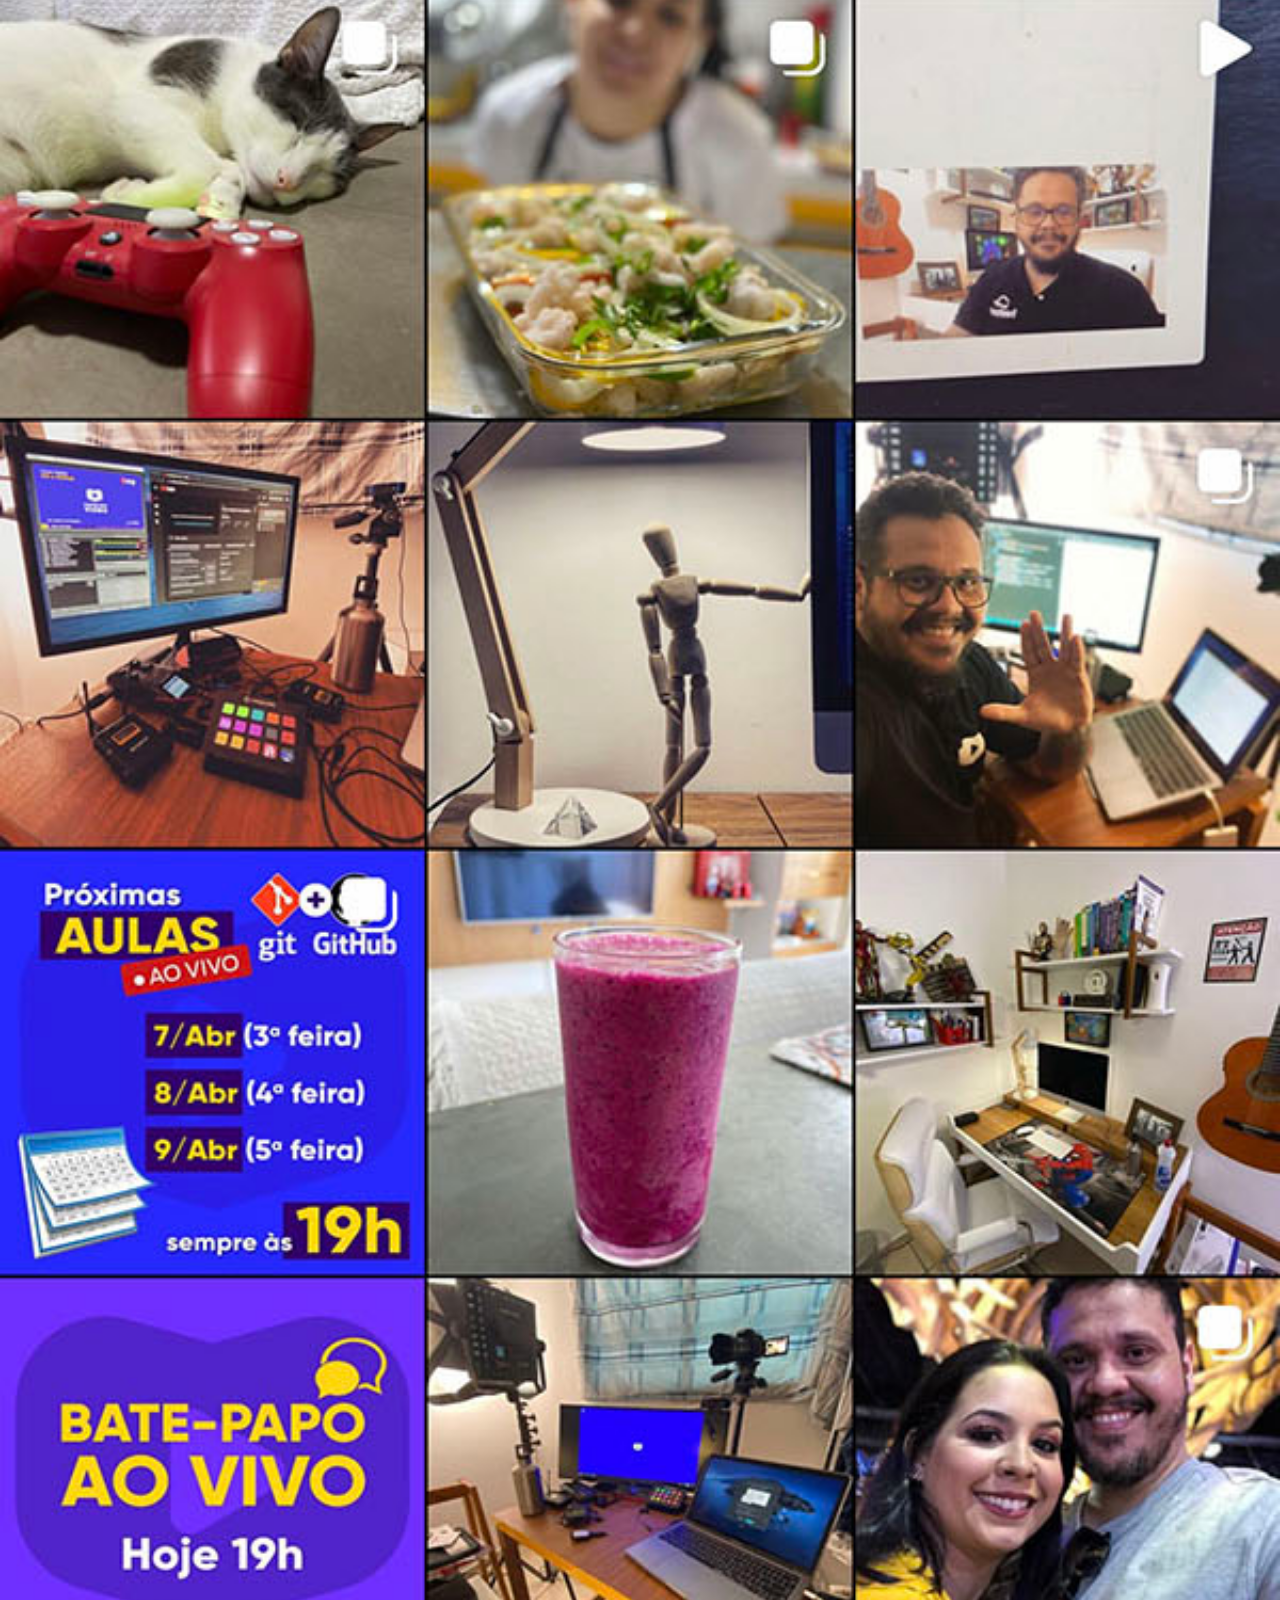
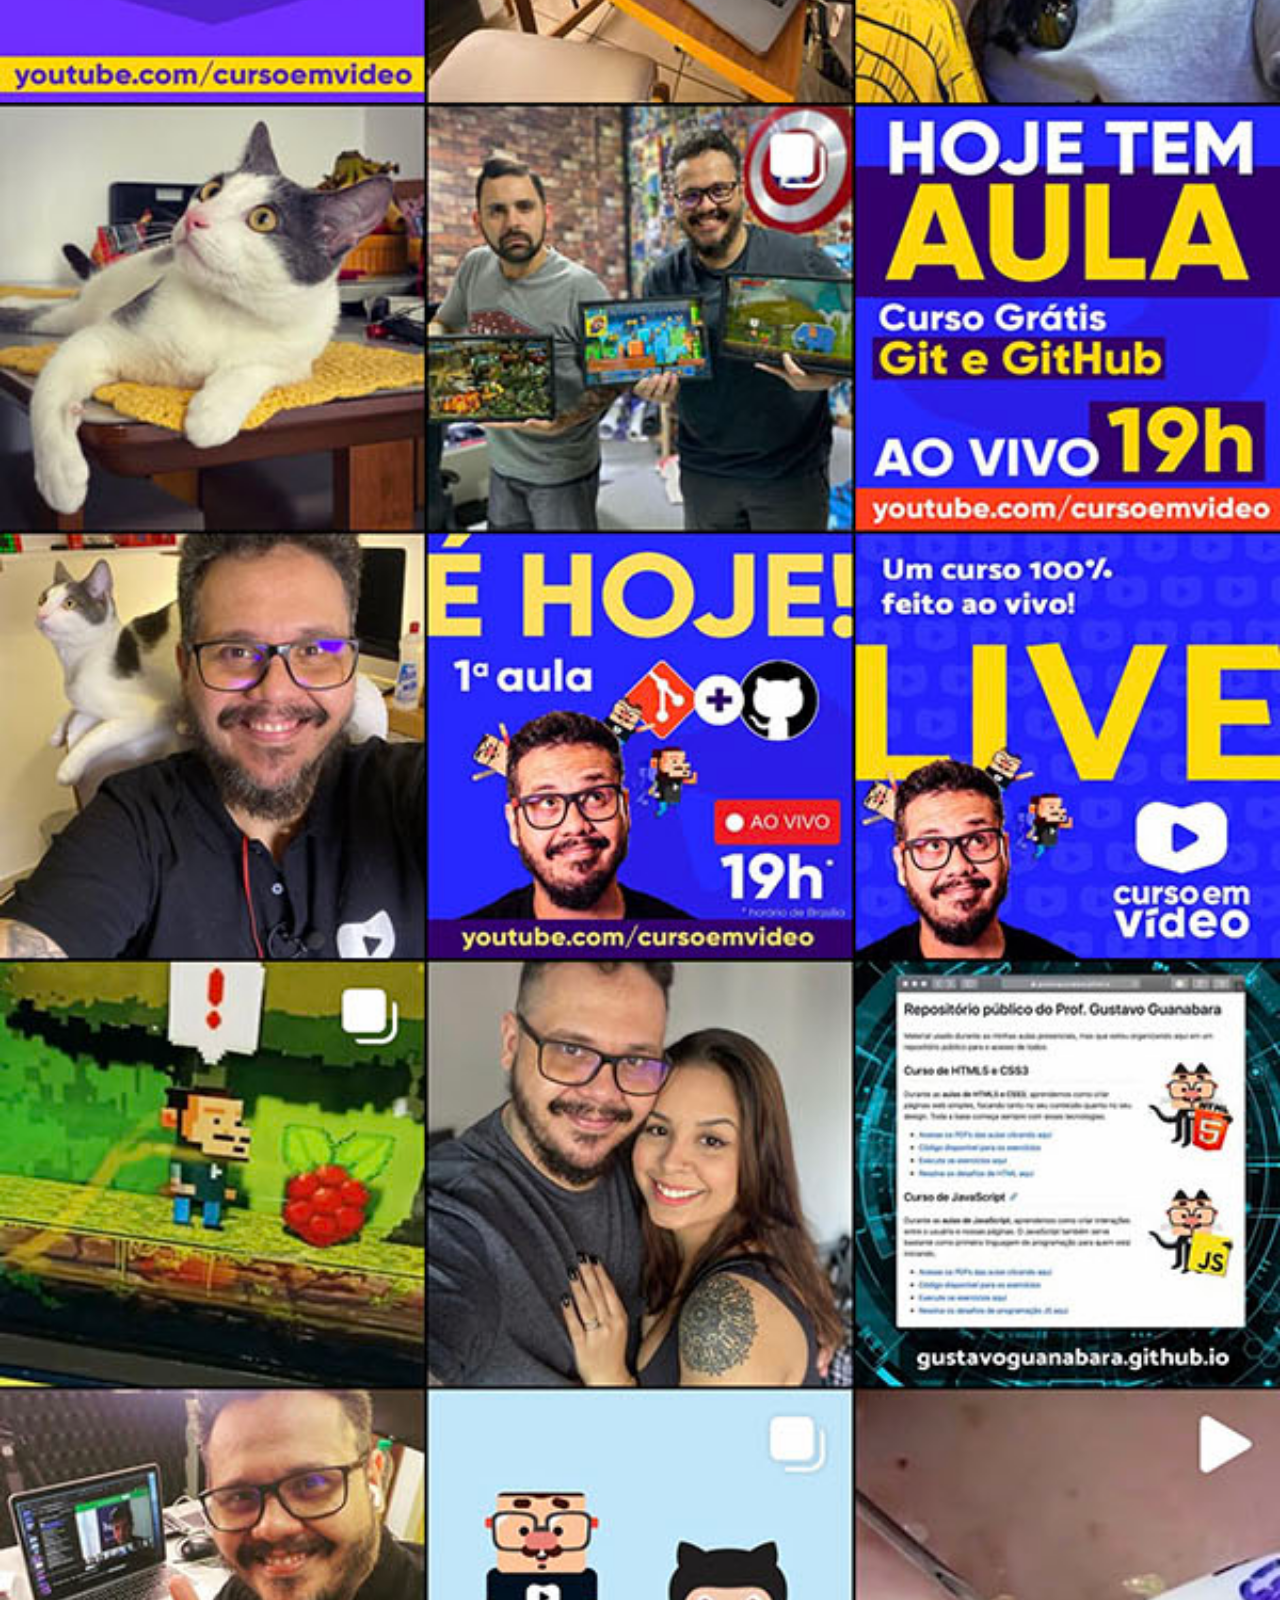
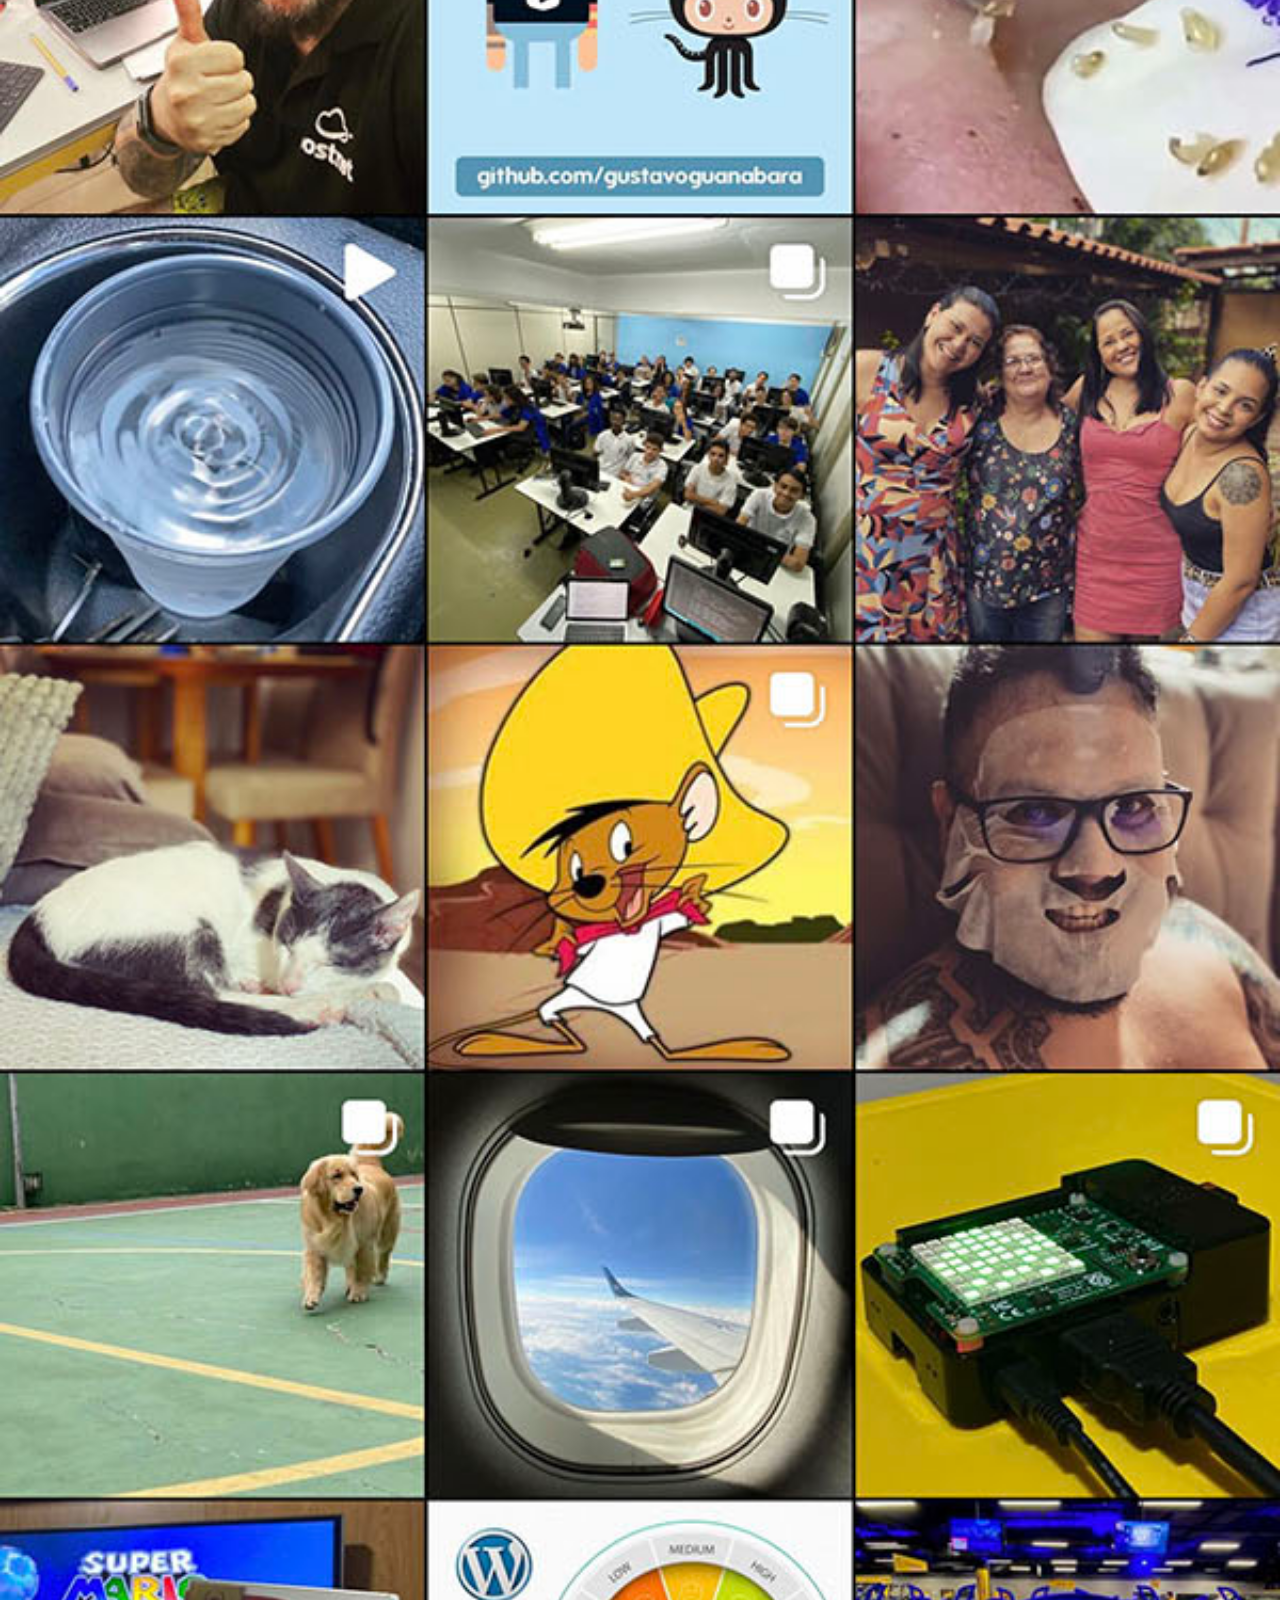
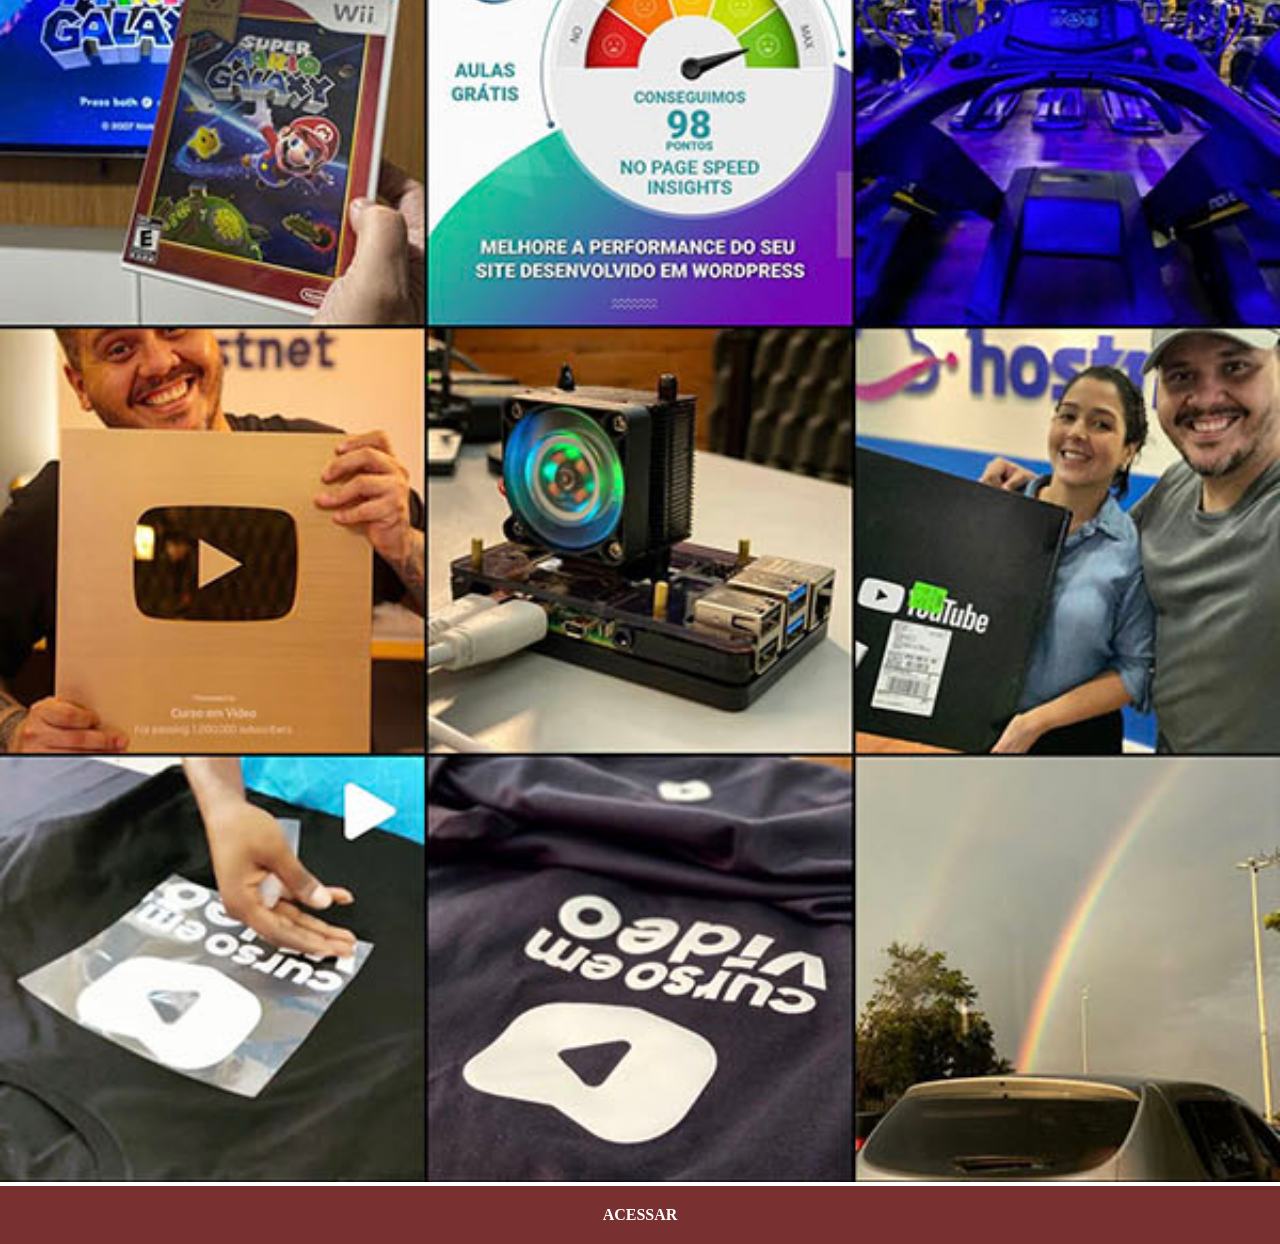
<file: instagram.html>
<!DOCTYPE html>
<html lang="pt-br">
<head>
    <meta charset="UTF-8">
    <meta name="viewport" content="width=device-width, initial-scale=1.0">
    <title>Instagram</title>
    <link rel="stylesheet" href="estilos/social.css">
</head>
<body>
    <img src="imagens/tela-instagram.jpg" alt="">
    <a href="https://www.instagram.com/cursoemvideo/" target="_blank">ACESSAR</a>
</body>
</html>
</file>
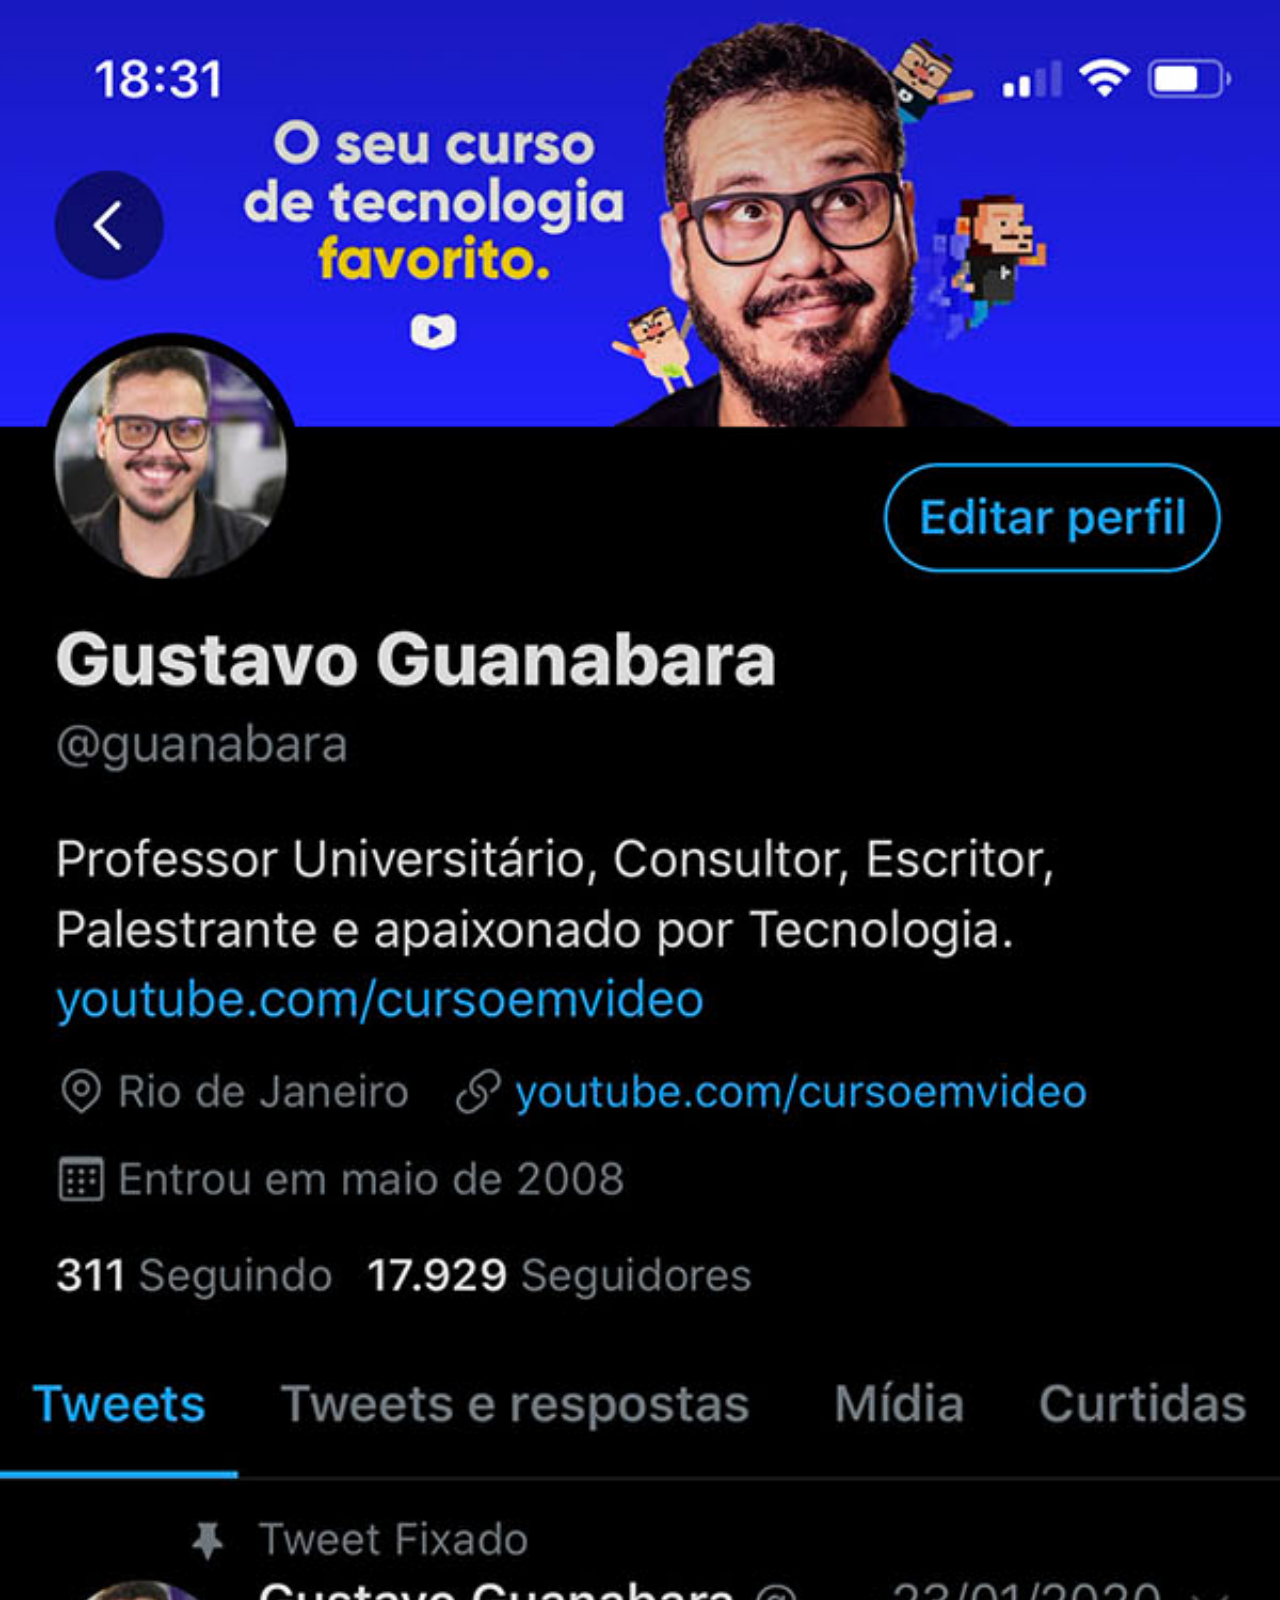
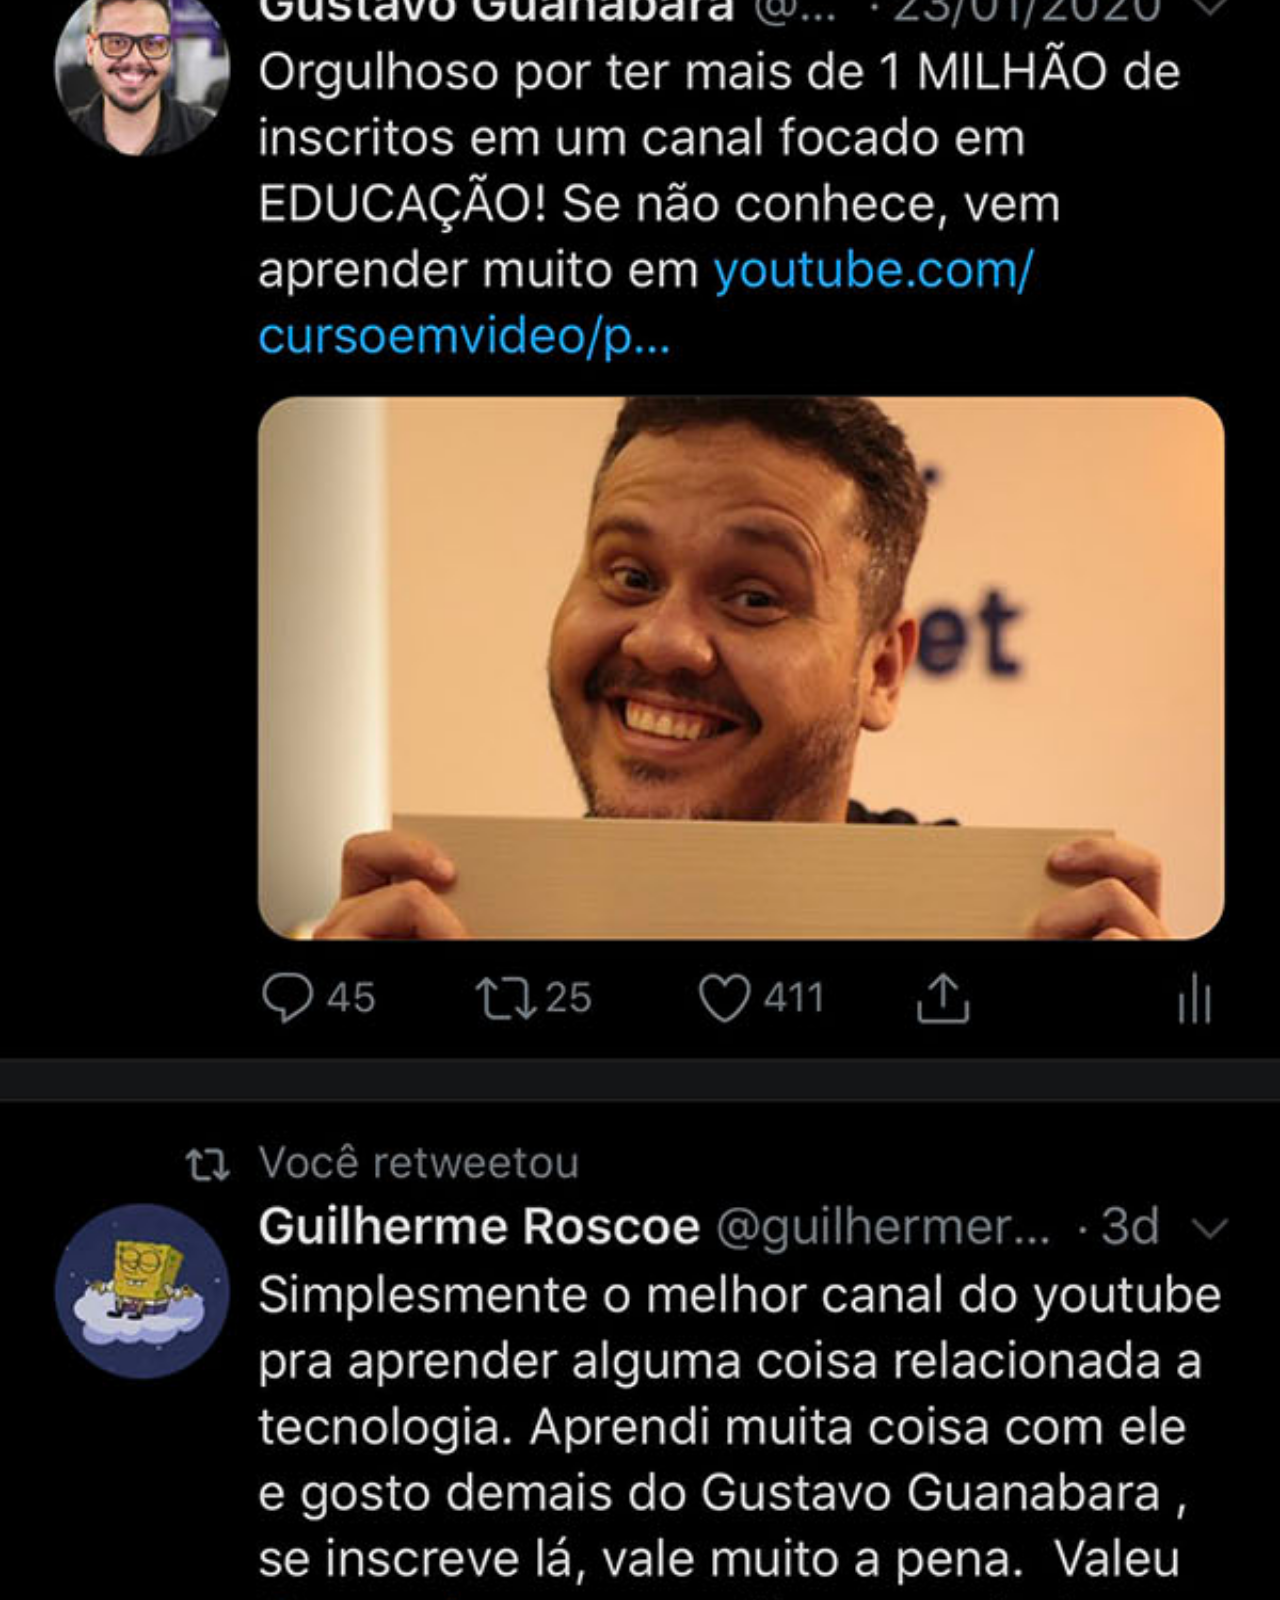
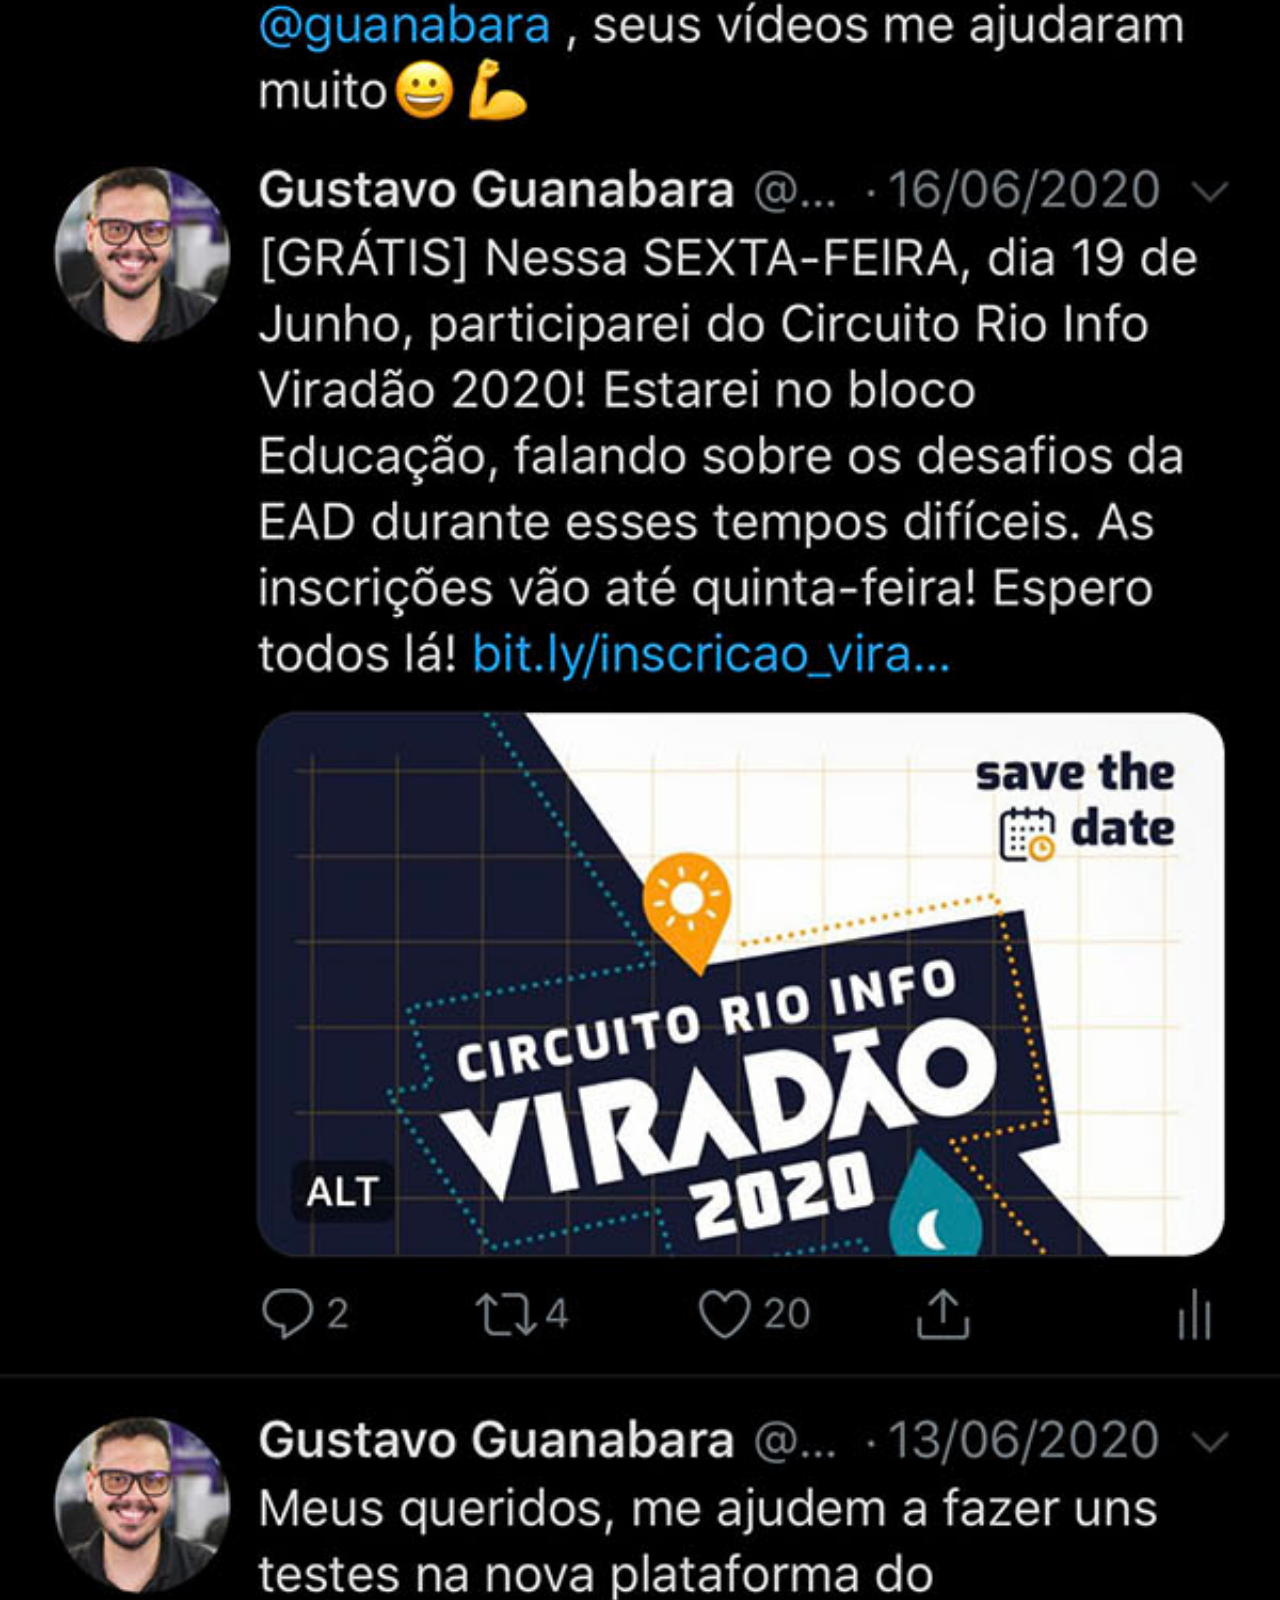
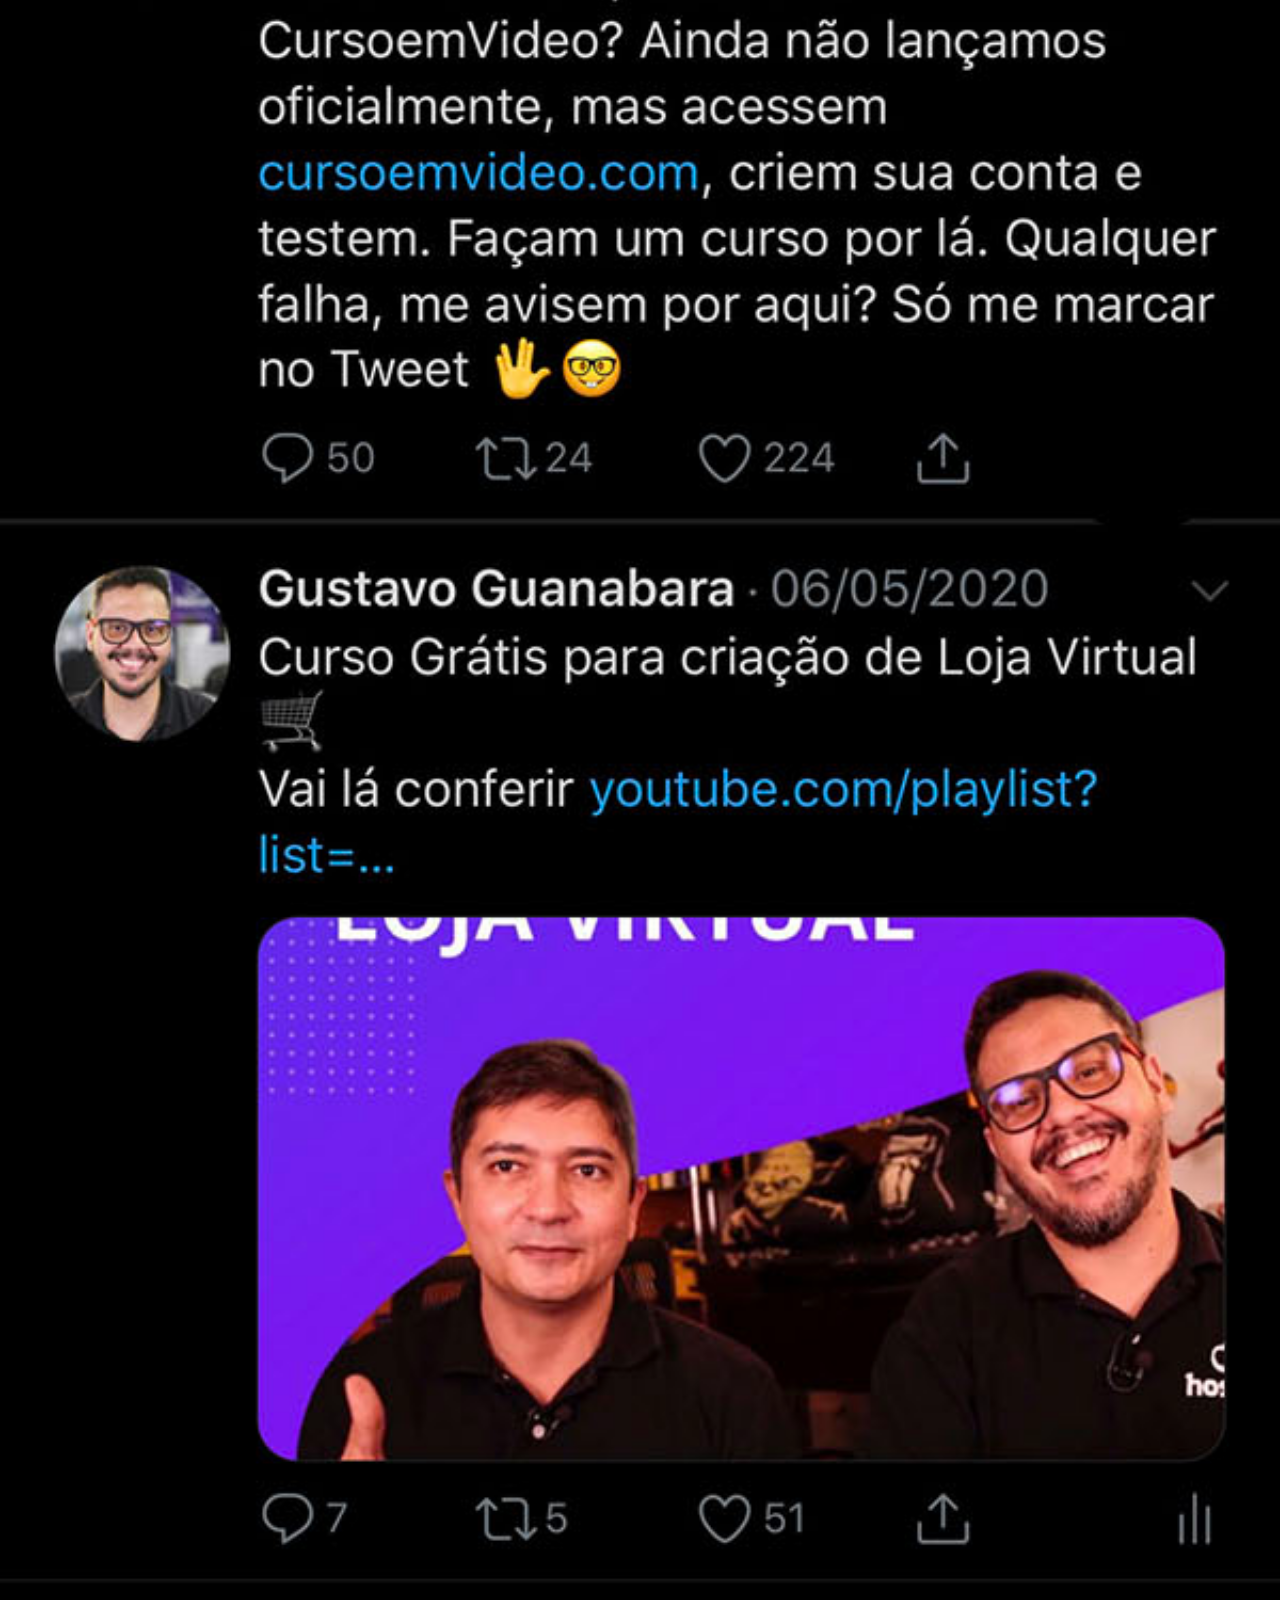
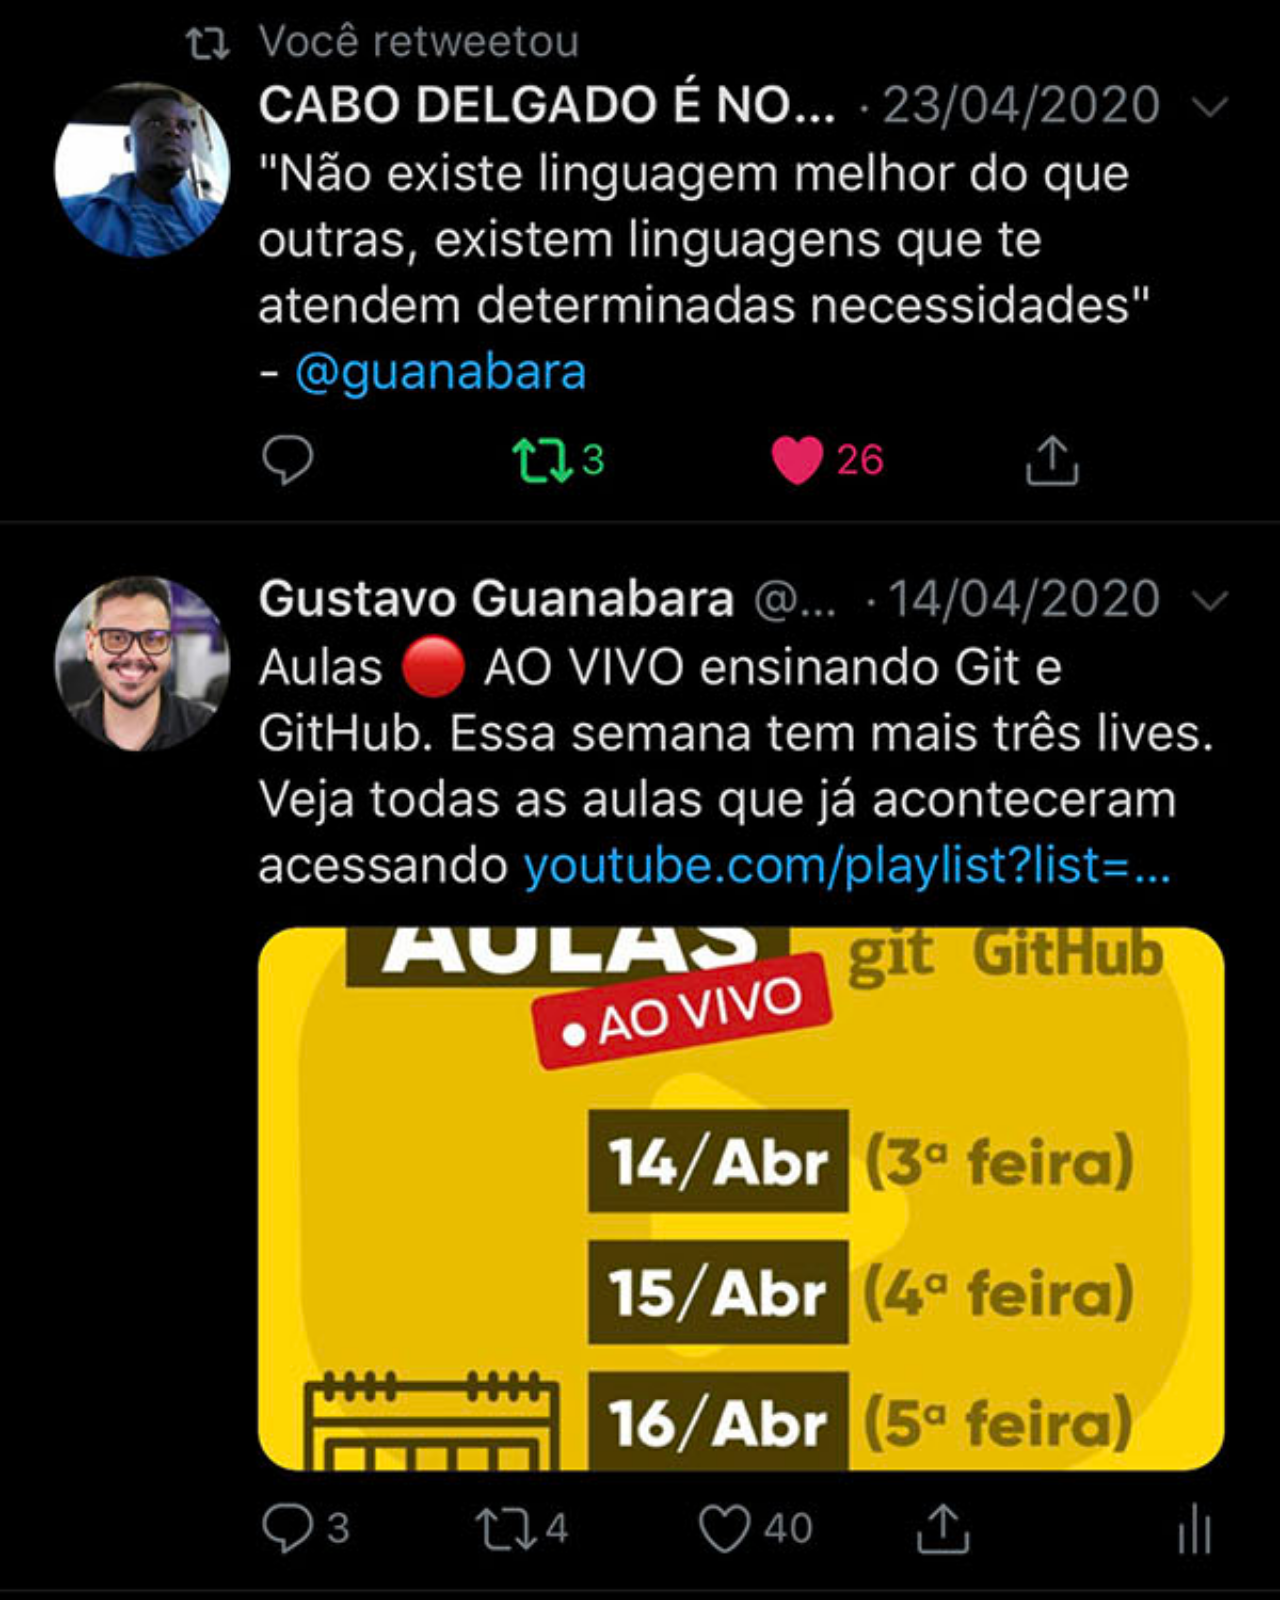
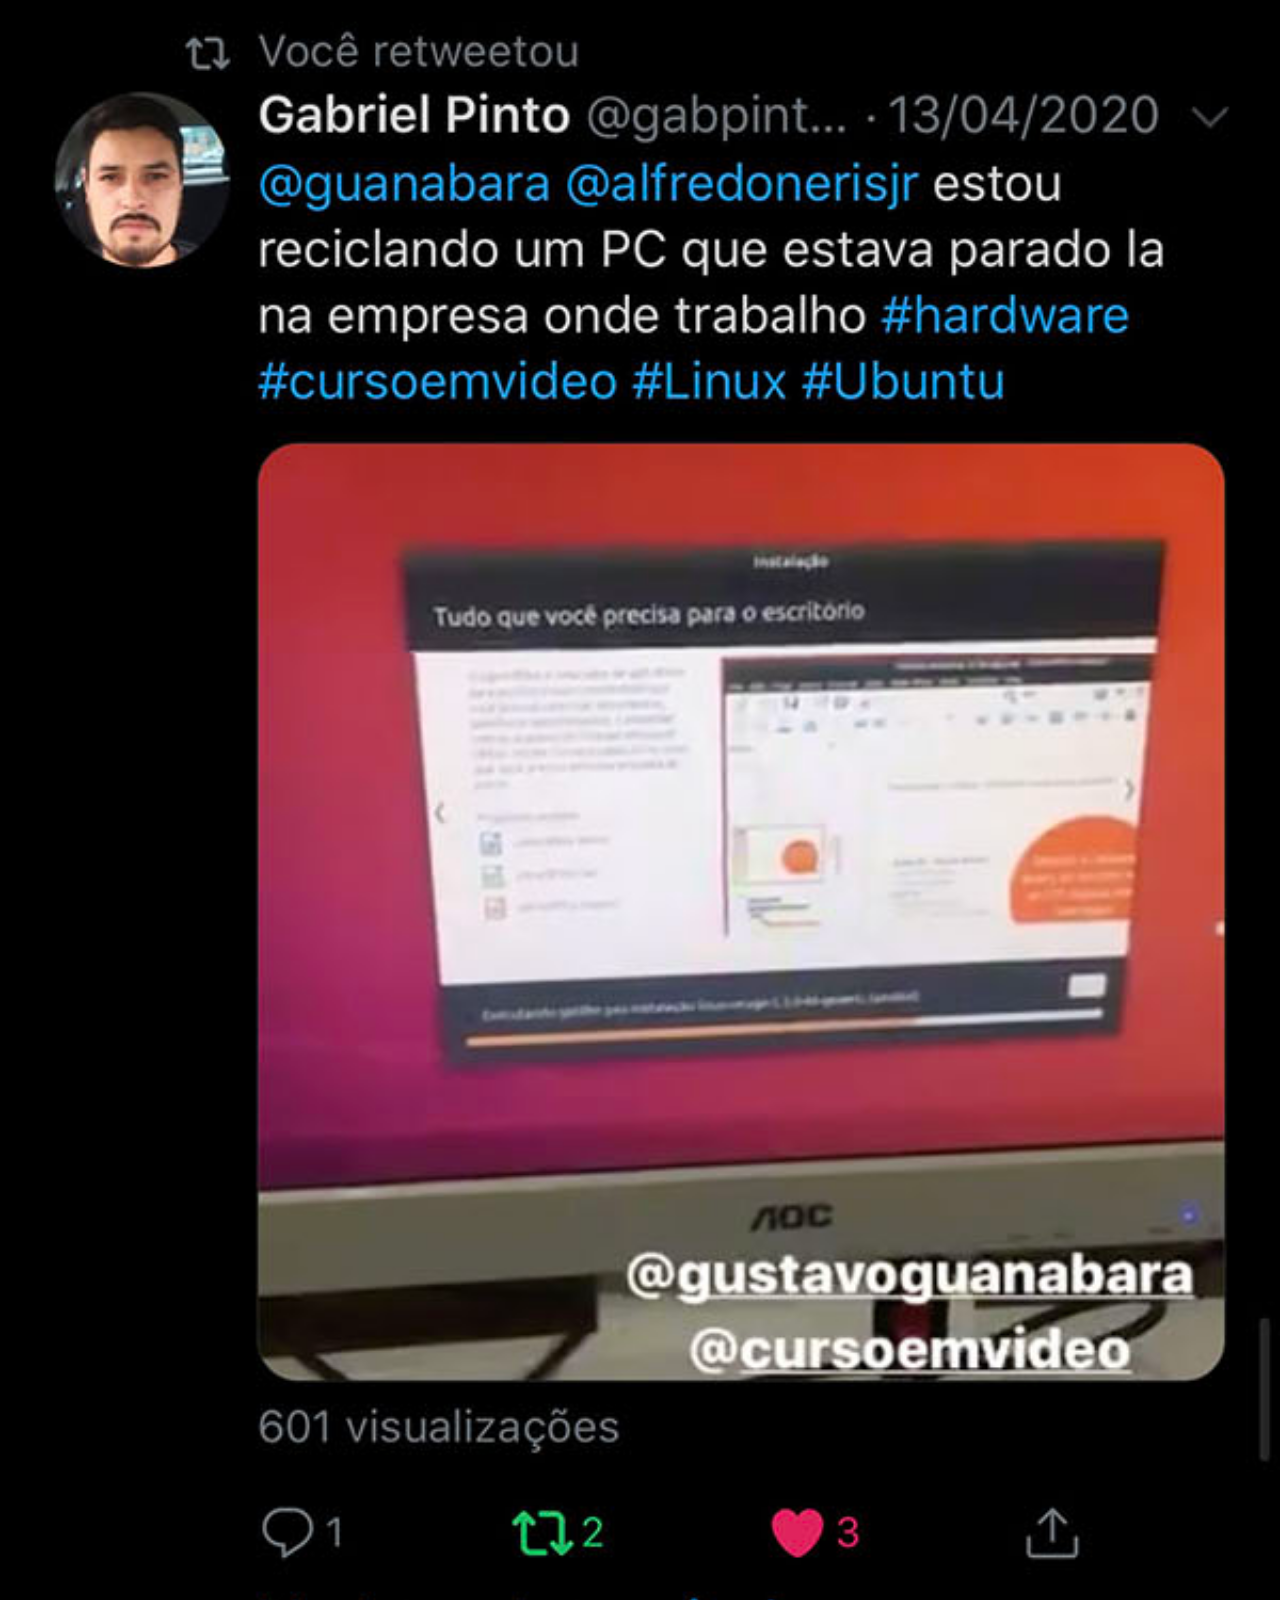
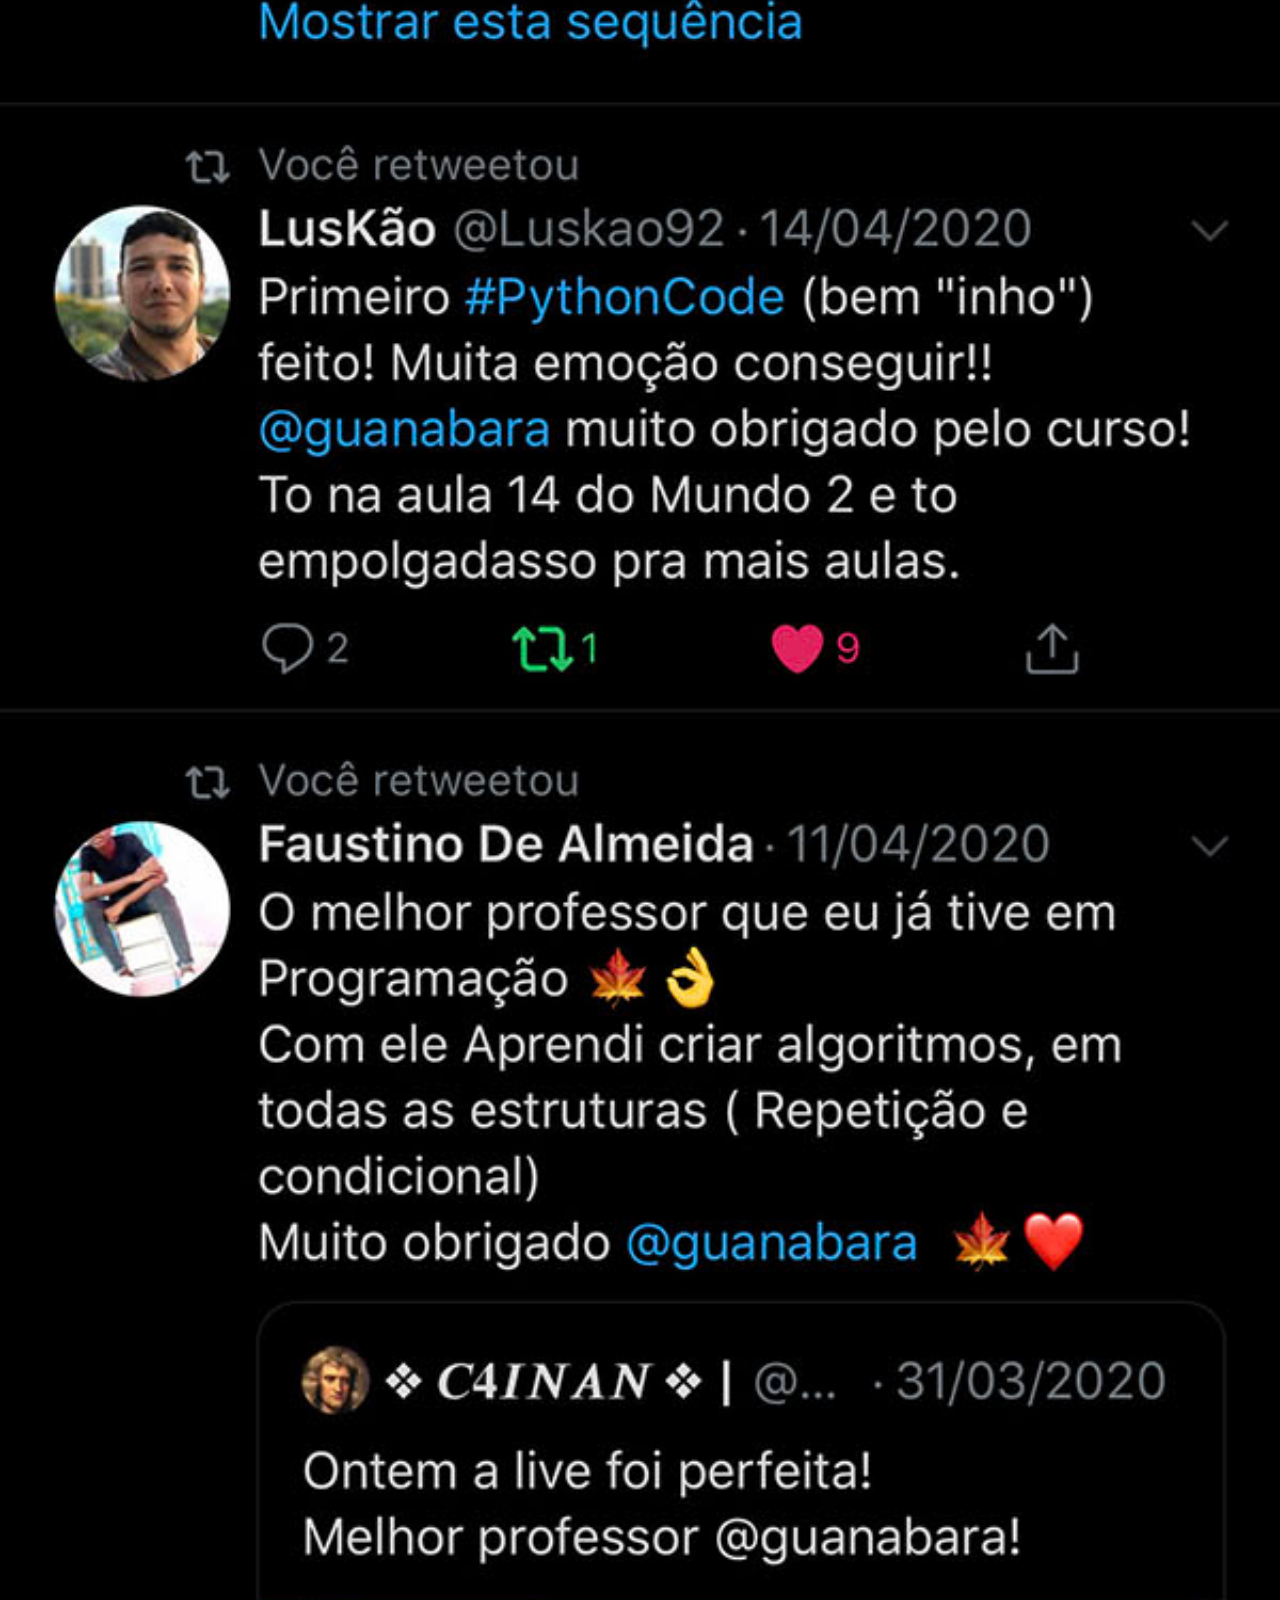
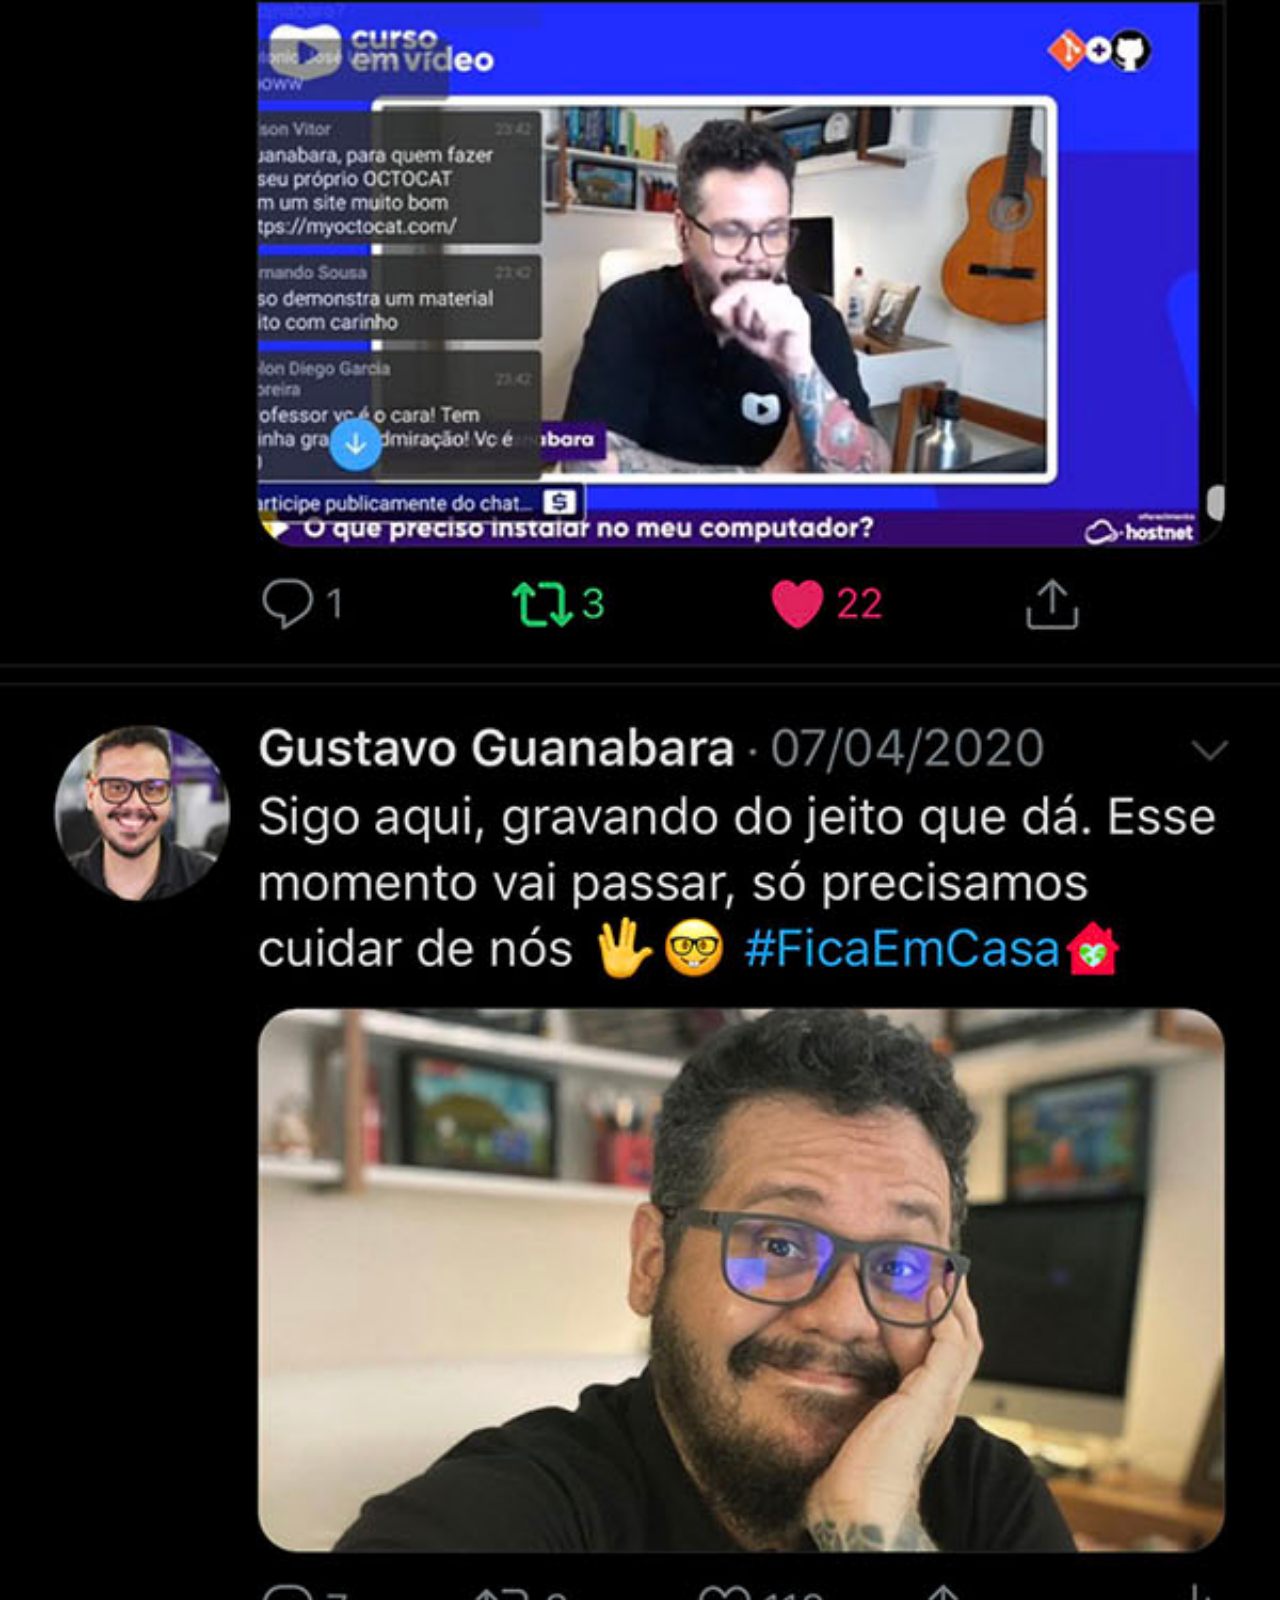
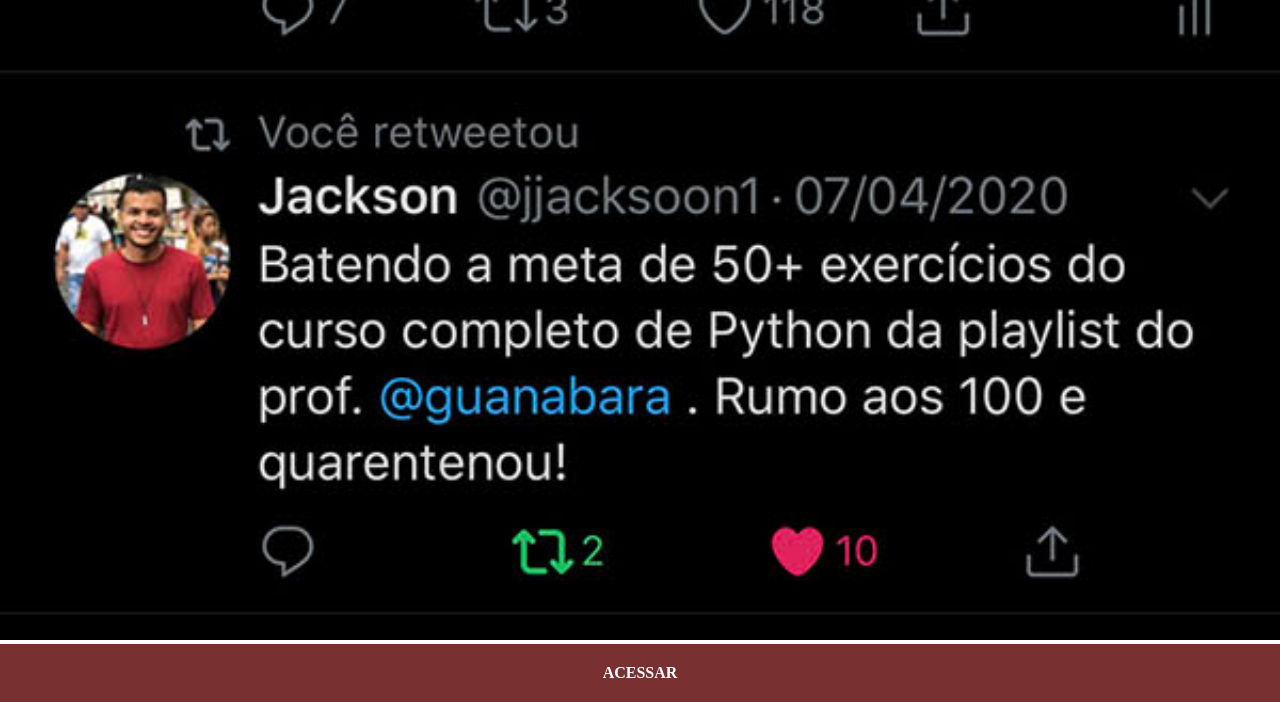
<file: twitter.html>
<!DOCTYPE html>
<html lang="pt-br">
<head>
    <meta charset="UTF-8">
    <meta name="viewport" content="width=device-width, initial-scale=1.0">
    <title>Twitter</title>
    <link rel="stylesheet" href="estilos/social.css">
</head>
<body>
    <img src="imagens/tela-twitter.jpg" alt="">
    <a href="https://x.com/cursosemvideo" target="_blank">ACESSAR</a>
</body>
</html>
</file>
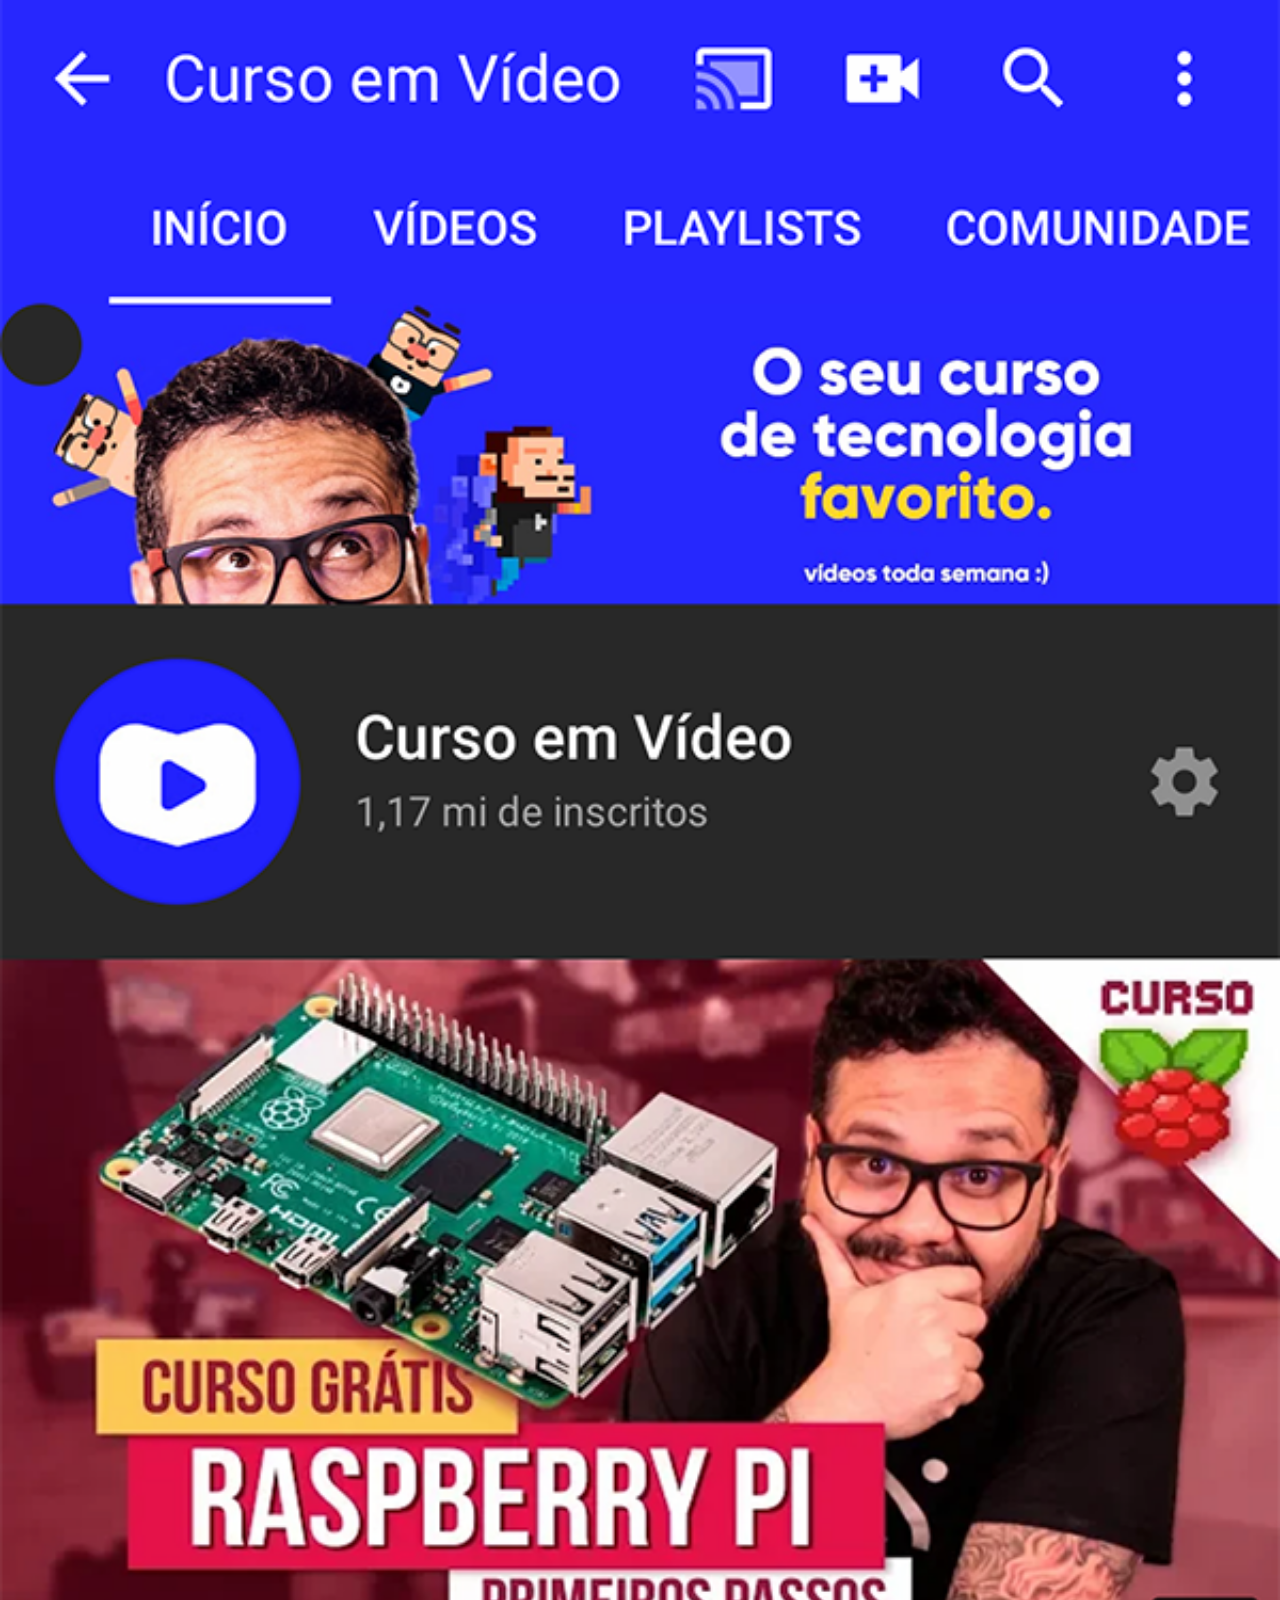
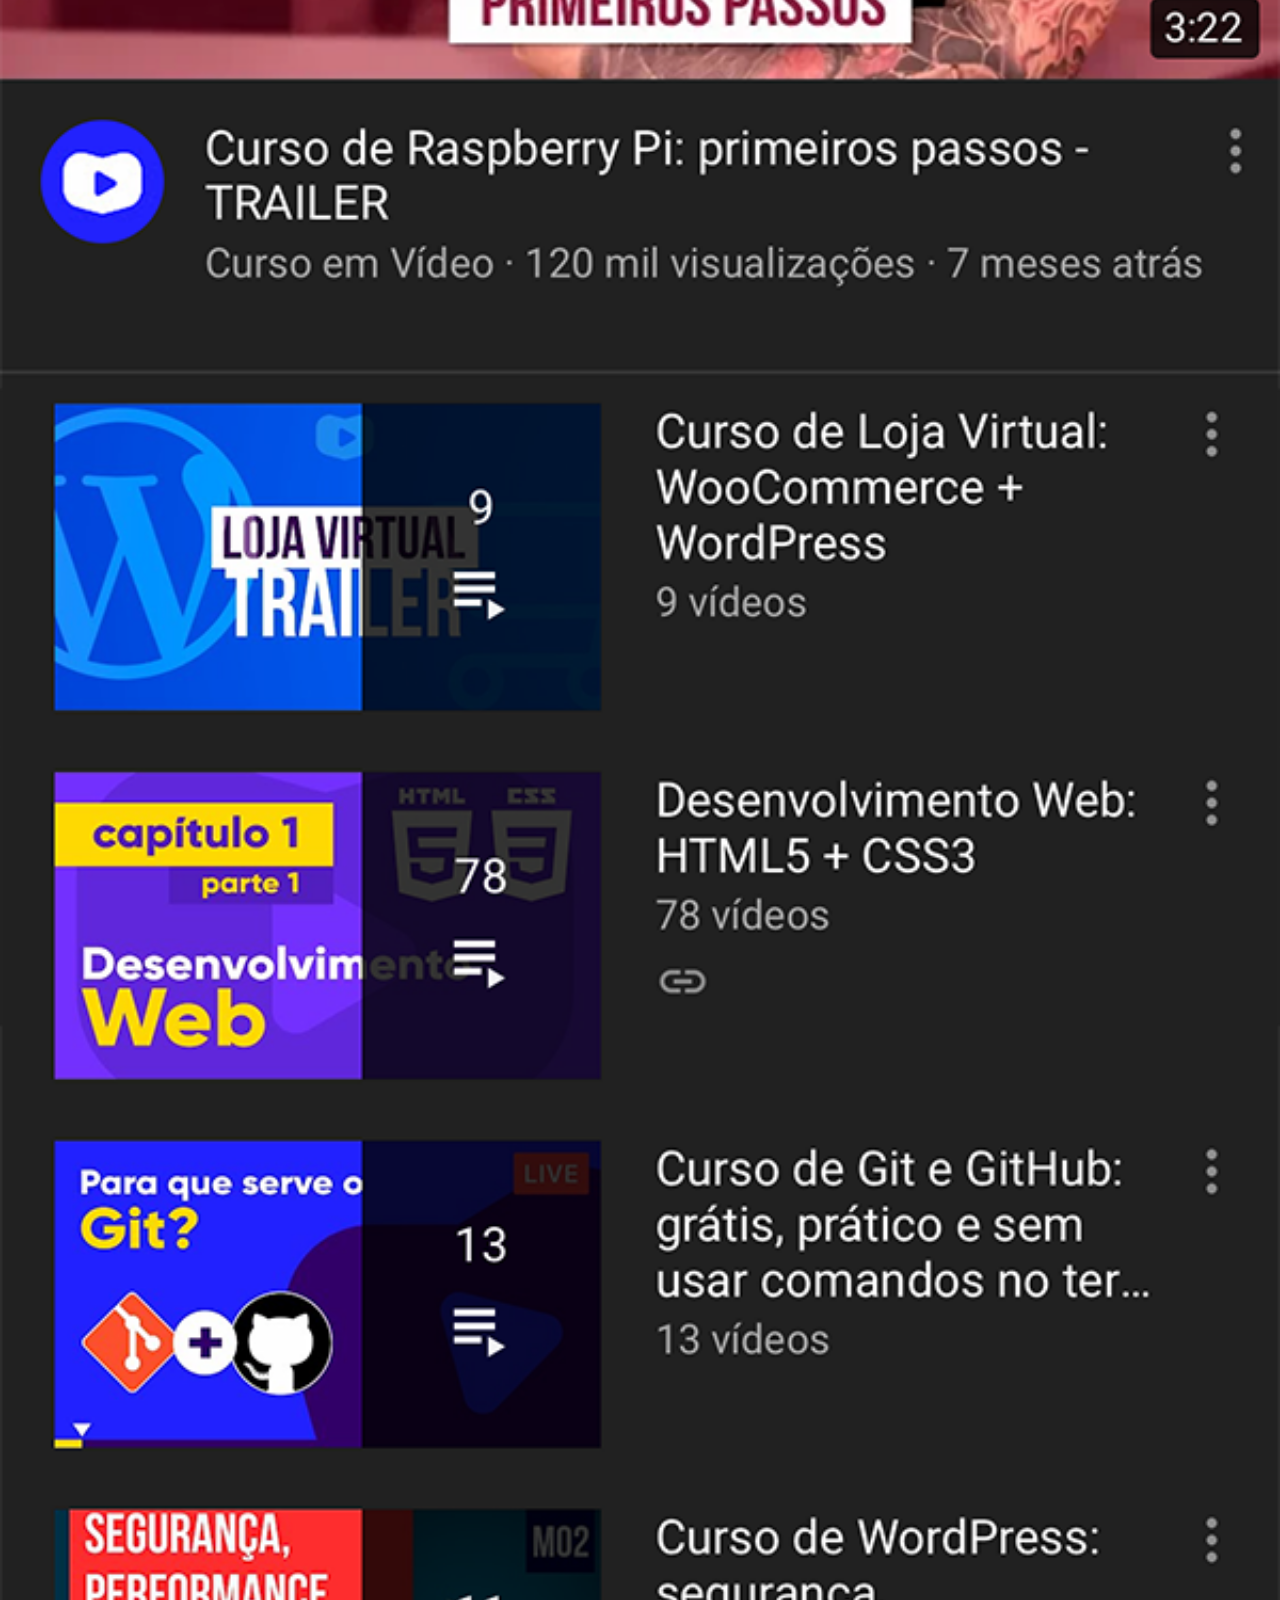
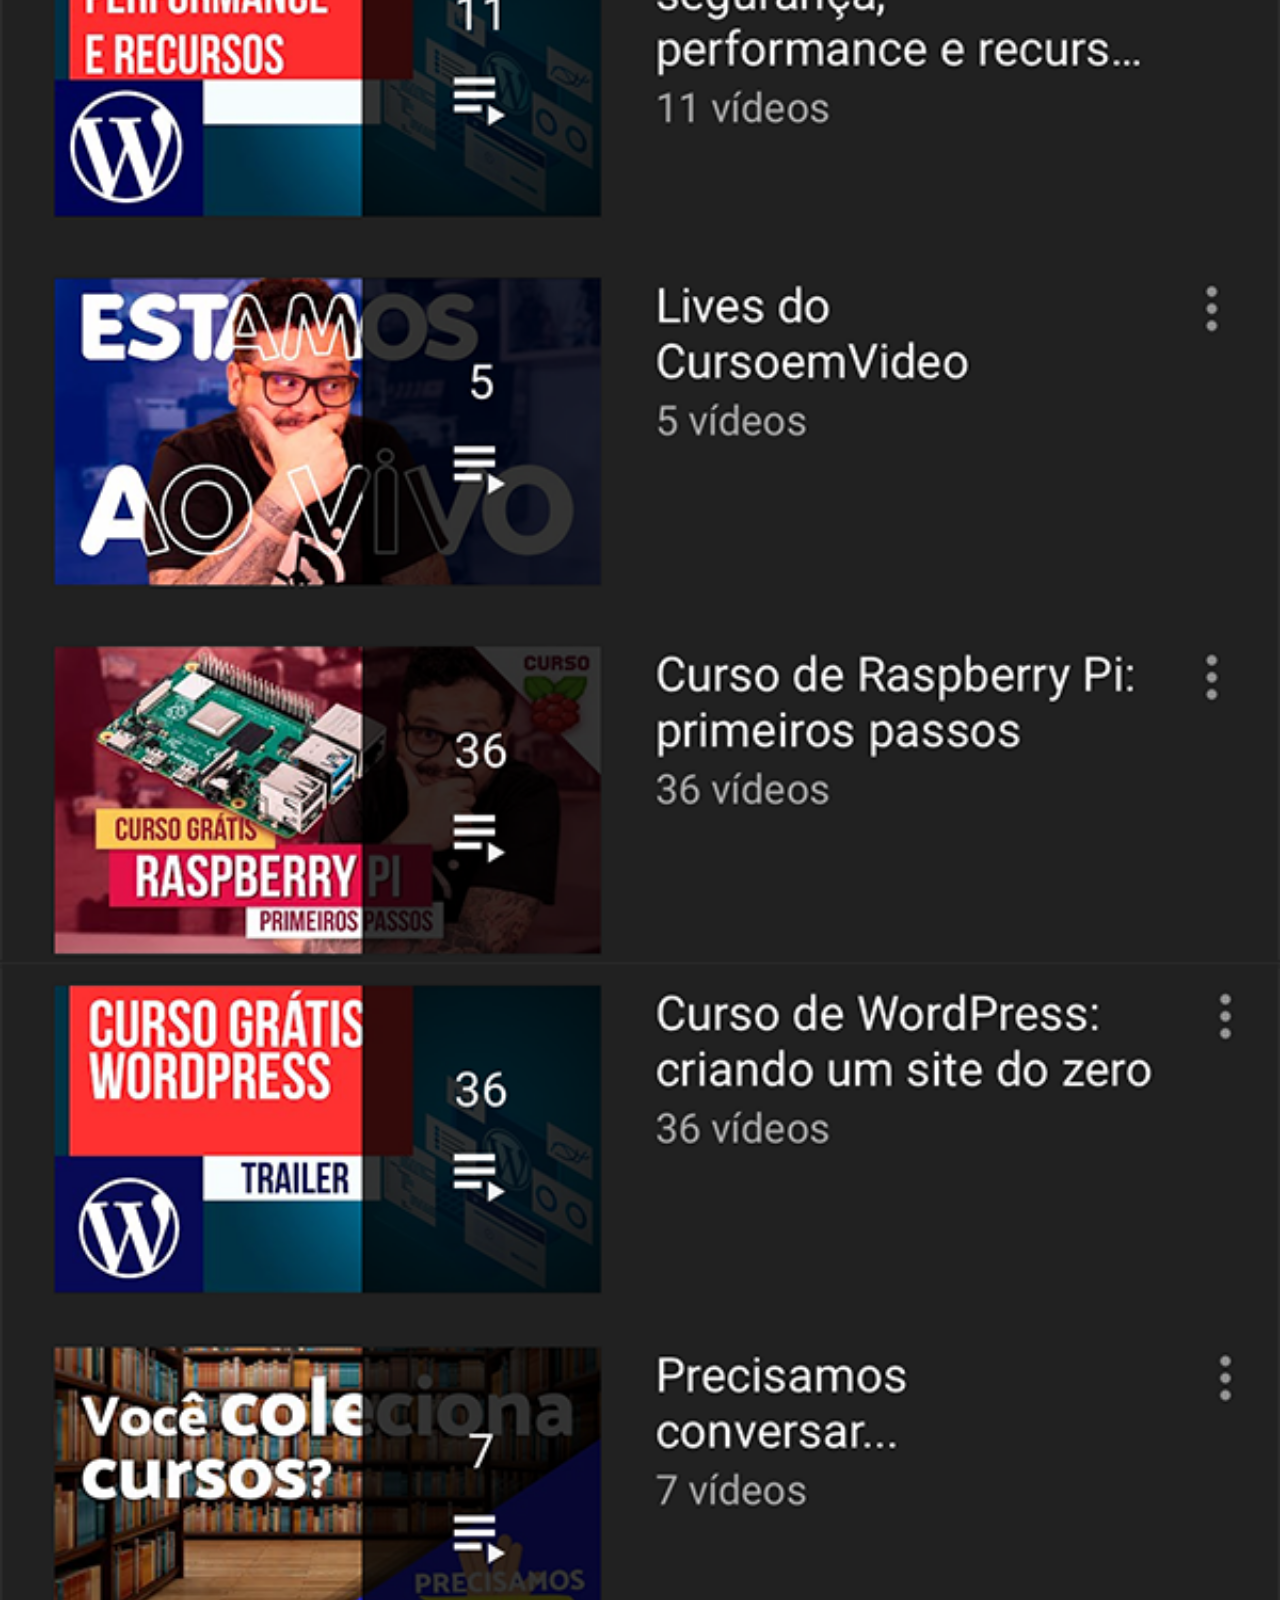
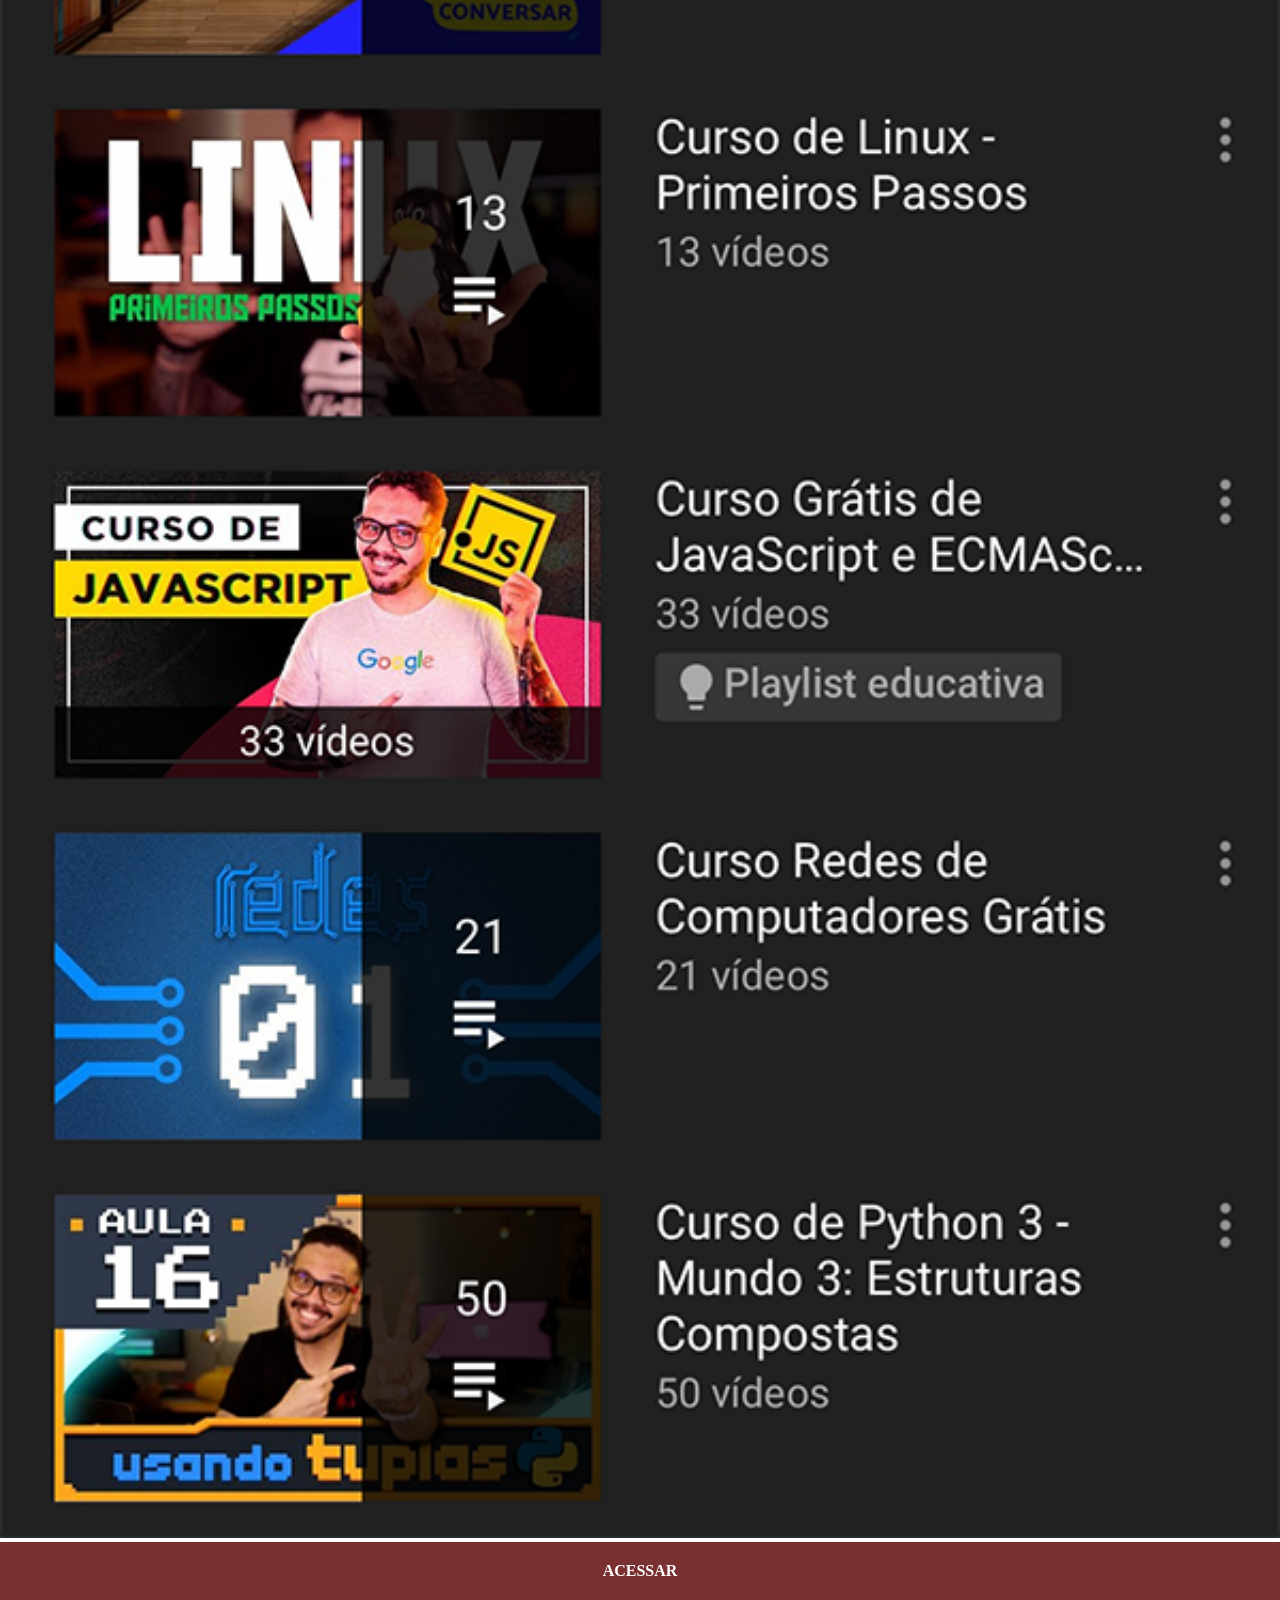
<file: youtube.html>
<!DOCTYPE html>
<html lang="pt-br">
<head>
    <meta charset="UTF-8">
    <meta name="viewport" content="width=device-width, initial-scale=1.0">
    <title>Youtube</title>
    <link rel="stylesheet" href="estilos/social.css">
</head>
<body>
    <img src="imagens/tela-youtube.png" alt="">
    <a href="https://www.youtube.com/c/CursoemV%C3%ADdeo/playlists" target="_blank">ACESSAR</a>
</body>
</html>
</file>
<file: estilos/style.css>
@charset "UTF-8";

*{
    padding: 0px;
    margin: 0px;
    font-family: Arial, Helvetica, sans-serif;
}

html, body{
    height: 100vh;
    width: 100vw;
    background-color: black;
}

body{
    background: url(../imagens/fundo-madeira.jpg) no-repeat top center;
    background-size: cover;
    background-attachment: fixed;
}

main{
    position: relative;
    height: 100vh;
}

section#telefone{
    position: absolute;
    top: 50%;
    left: 50%;
    transform: translate(-50%, -50%);
    height: 627px;
    width: 311px;
    background: url(../imagens/frame-iphone.png) no-repeat;
}

iframe#tela{
    position: relative;
    top: 80px;
    left: 22px;
    width: 267px;
    height: 471px;
}
section#redesSociais{
    text-align: right;
}

section#redesSociais img{
    width: 50px;
    margin: 10px;
    border-radius: 50%;
    box-shadow: 2px 2px 5px rgba(0, 0, 0, 0.404);
    box-sizing: border-box;
}

section#redesSociais img:hover{
    border: 2px solid rgba(255, 255, 255, 0.616);
    box-shadow: 5px 5px 10px rgba(0, 0, 0, 0.521);
    transform: translate(-3px,-3px);
    transition: transform 0.2s;
}
</file>
<file: estilos/social.css>
@charset "UTF-8";

*{
    margin: 0px;
    padding: 0px;
}

::-webkit-scrollbar
{
    width: 0px;
    height: 0px;
}

img{
    width: 100vw;
    background-size: cover;
}
a{
    display: block;
    text-decoration: none;
    color: white;
    text-align: center;
    background-color: rgb(121, 48, 48);
    padding: 20px;
    font-weight: bold;
}

a:hover{
background-color: rgba(158, 6, 6, 0.829);
}
</file>
